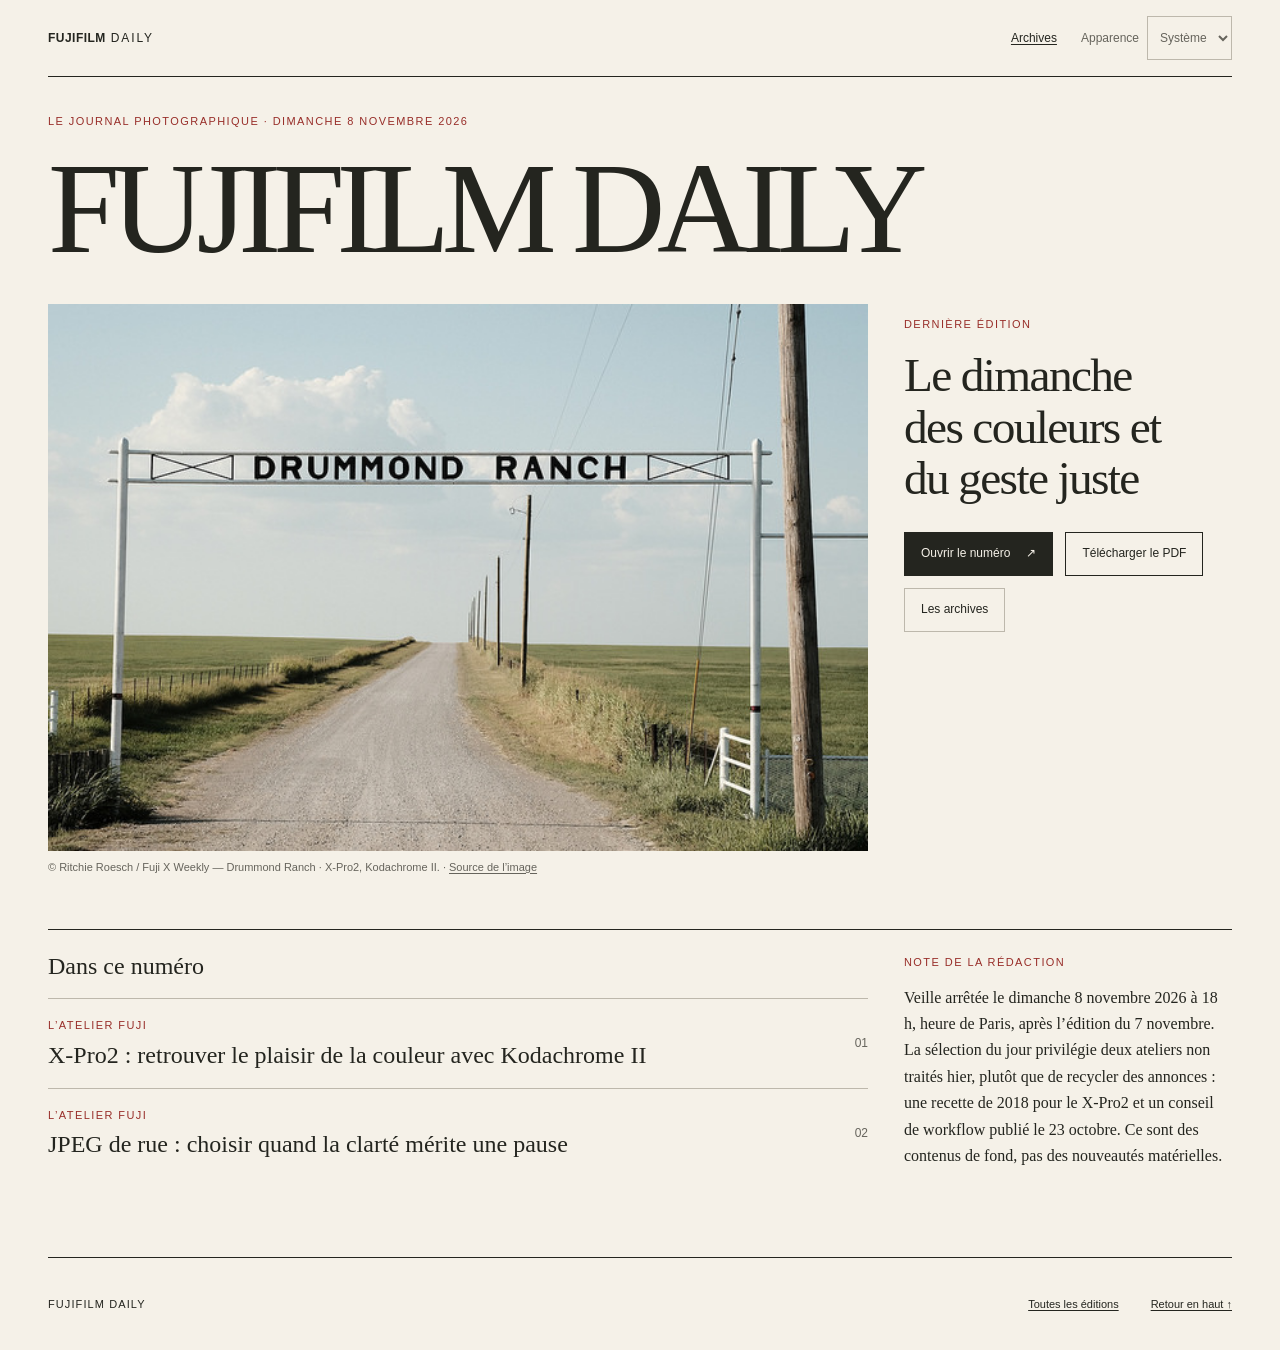
<file: index.html>
<!doctype html>
<html lang="fr"><head><meta charset="utf-8"><meta name="viewport" content="width=device-width, initial-scale=1">
<meta name="color-scheme" content="light dark"><meta name="description" content="Journal photographique FUJIFILM DAILY — éditions et sources.">
<title>FUJIFILM DAILY</title><link rel="stylesheet" href="assets/site.css?v=66d878153d04">
<script src="assets/site.js?v=d6dc9ee50110" defer></script></head>
<body>
<a class="skip-link" href="#main">Aller au contenu</a>
<header class="site-header"><a class="wordmark" href="index.html" aria-label="FUJIFILM DAILY, accueil">FUJIFILM <span>DAILY</span></a>
<nav aria-label="Navigation principale"><a href="archives/index.html">Archives</a>
<label class="theme-control" hidden>Apparence <select id="theme" aria-label="Apparence"><option value="system">Système</option><option value="light">Clair</option><option value="dark">Sombre</option></select></label></nav></header>
<main id="main" class="home"><div class="home-heading"><p class="eyebrow">Le journal photographique · <time datetime="2026-11-08">dimanche 8 novembre 2026</time></p><h1 class="masthead">FUJIFILM DAILY</h1></div>
<div class="cover-layout"><figure class="cover-image"><img src="assets/images/2026-11-08-kodachrome-ranch.jpg" alt="Drummond Ranch, à Pawhuska dans l’Oklahoma, photographié au Fujifilm X-Pro2 et au 60 mm avec la recette Kodachrome II." fetchpriority="high" decoding="async">
<figcaption>© Ritchie Roesch / Fuji X Weekly — Drummond Ranch · X-Pro2, Kodachrome II. · <a href="https://fujixweekly.com/2018/08/19/my-fujifilm-x-pro2-kodachrome-ii-film-simulation-recipe/">Source de l’image</a></figcaption></figure><div class="cover-copy"><p class="eyebrow">Dernière édition</p><h2>Le dimanche des couleurs et du geste juste</h2><div class="actions"><a class="button primary" href="editions/2026-11-08/index.html">Ouvrir le numéro <span aria-hidden="true">↗</span></a><a class="button" href="pdf/2026-11-08.pdf" download="FUJIFILM-DAILY-2026-11-08.pdf">Télécharger le PDF</a><a class="button quiet" href="archives/index.html">Les archives</a></div></div></div>
<div class="home-discovery"><nav class="home-contents" aria-label="Sommaire du dernier numéro"><h2>Dans ce numéro</h2><ol><li><a href="editions/2026-11-08/index.html#xpro2-kodachrome-ii"><span class="toc-category">L’atelier Fuji</span><span>X-Pro2 : retrouver le plaisir de la couleur avec Kodachrome II</span><span class="toc-number" aria-hidden="true">01</span></a></li><li><a href="editions/2026-11-08/index.html#clarte-zero-rue"><span class="toc-category">L’atelier Fuji</span><span>JPEG de rue : choisir quand la clarté mérite une pause</span><span class="toc-number" aria-hidden="true">02</span></a></li></ol></nav><aside class="home-editorial"><p class="eyebrow">Note de la rédaction</p><p>Veille arrêtée le dimanche 8 novembre 2026 à 18 h, heure de Paris, après l’édition du 7 novembre. La sélection du jour privilégie deux ateliers non traités hier, plutôt que de recycler des annonces : une recette de 2018 pour le X-Pro2 et un conseil de workflow publié le 23 octobre. Ce sont des contenus de fond, pas des nouveautés matérielles.</p></aside></div></main>
<footer class="site-footer"><span>FUJIFILM DAILY</span><a href="archives/index.html">Toutes les éditions</a><a href="#main">Retour en haut ↑</a></footer>
</body></html>
</file>
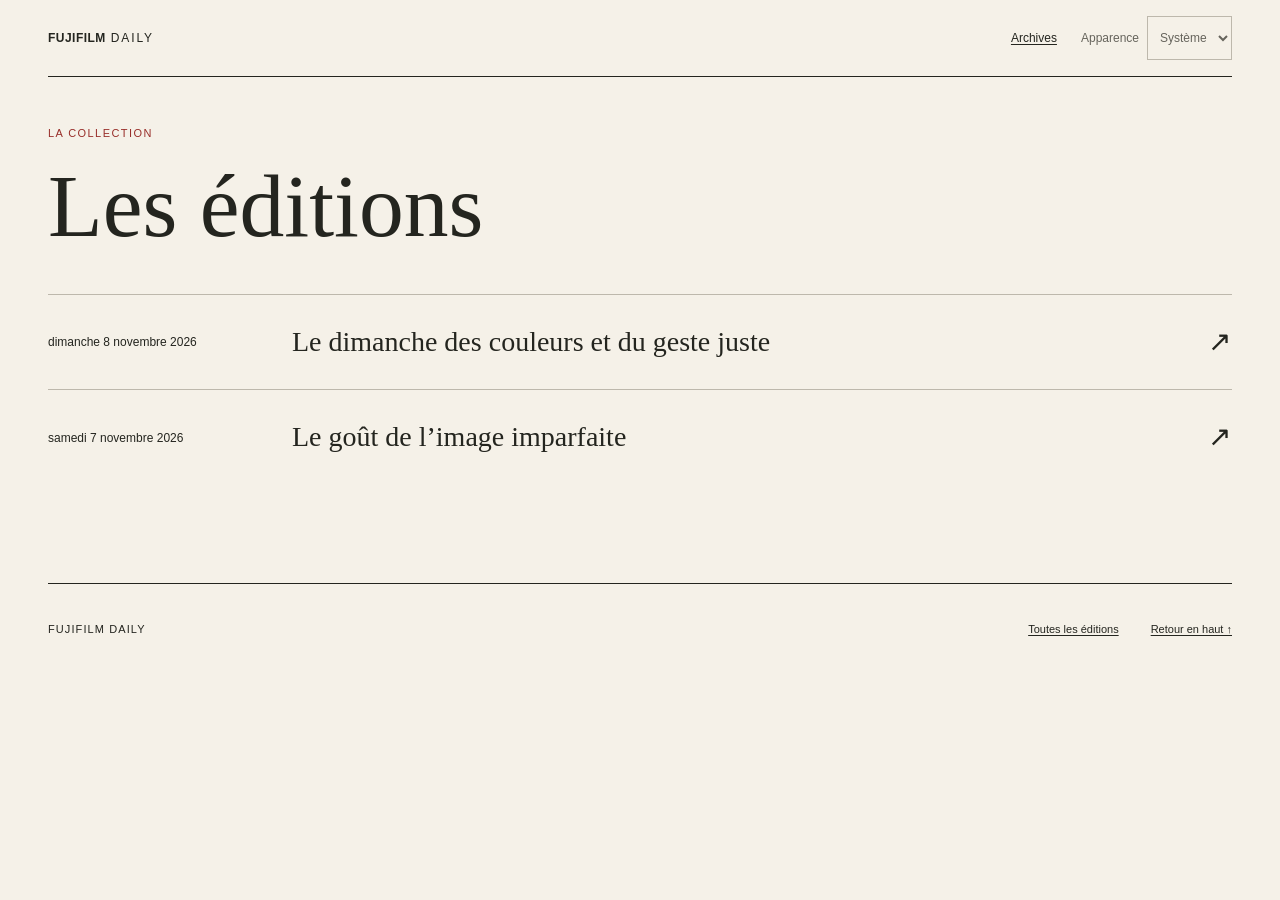
<file: archives/index.html>
<!doctype html>
<html lang="fr"><head><meta charset="utf-8"><meta name="viewport" content="width=device-width, initial-scale=1">
<meta name="color-scheme" content="light dark"><meta name="description" content="Journal photographique FUJIFILM DAILY — éditions et sources.">
<title>Archives — FUJIFILM DAILY</title><link rel="stylesheet" href="../assets/site.css?v=66d878153d04">
<script src="../assets/site.js?v=d6dc9ee50110" defer></script></head>
<body>
<a class="skip-link" href="#main">Aller au contenu</a>
<header class="site-header"><a class="wordmark" href="../index.html" aria-label="FUJIFILM DAILY, accueil">FUJIFILM <span>DAILY</span></a>
<nav aria-label="Navigation principale"><a href="../archives/index.html">Archives</a>
<label class="theme-control" hidden>Apparence <select id="theme" aria-label="Apparence"><option value="system">Système</option><option value="light">Clair</option><option value="dark">Sombre</option></select></label></nav></header>
<main id="main" class="archive"><p class="eyebrow">La collection</p><h1>Les éditions</h1><ol class="archive-list"><li><a href="../editions/2026-11-08/index.html"><time datetime="2026-11-08">dimanche 8 novembre 2026</time><span>Le dimanche des couleurs et du geste juste</span><span aria-hidden="true">↗</span></a></li><li><a href="../editions/2026-11-07/index.html"><time datetime="2026-11-07">samedi 7 novembre 2026</time><span>Le goût de l’image imparfaite</span><span aria-hidden="true">↗</span></a></li></ol></main>
<footer class="site-footer"><span>FUJIFILM DAILY</span><a href="../archives/index.html">Toutes les éditions</a><a href="#main">Retour en haut ↑</a></footer>
</body></html>
</file>
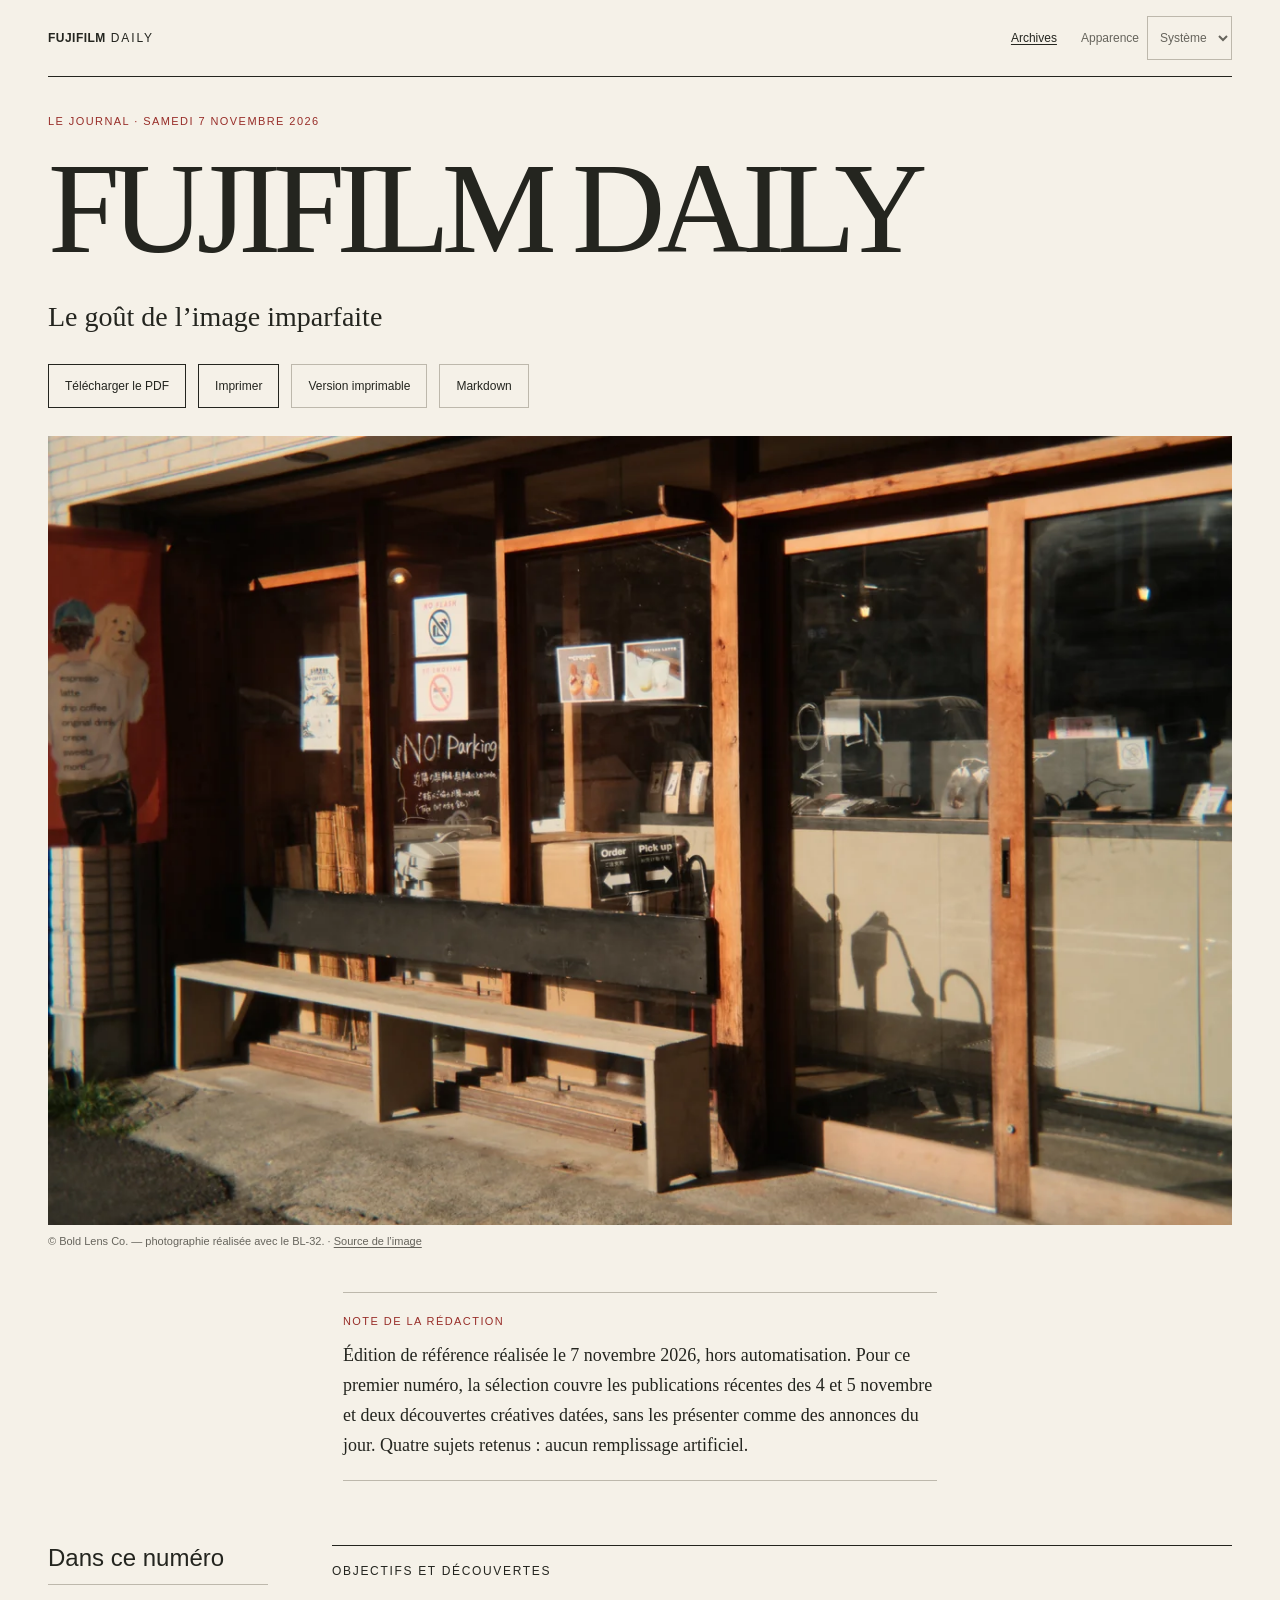
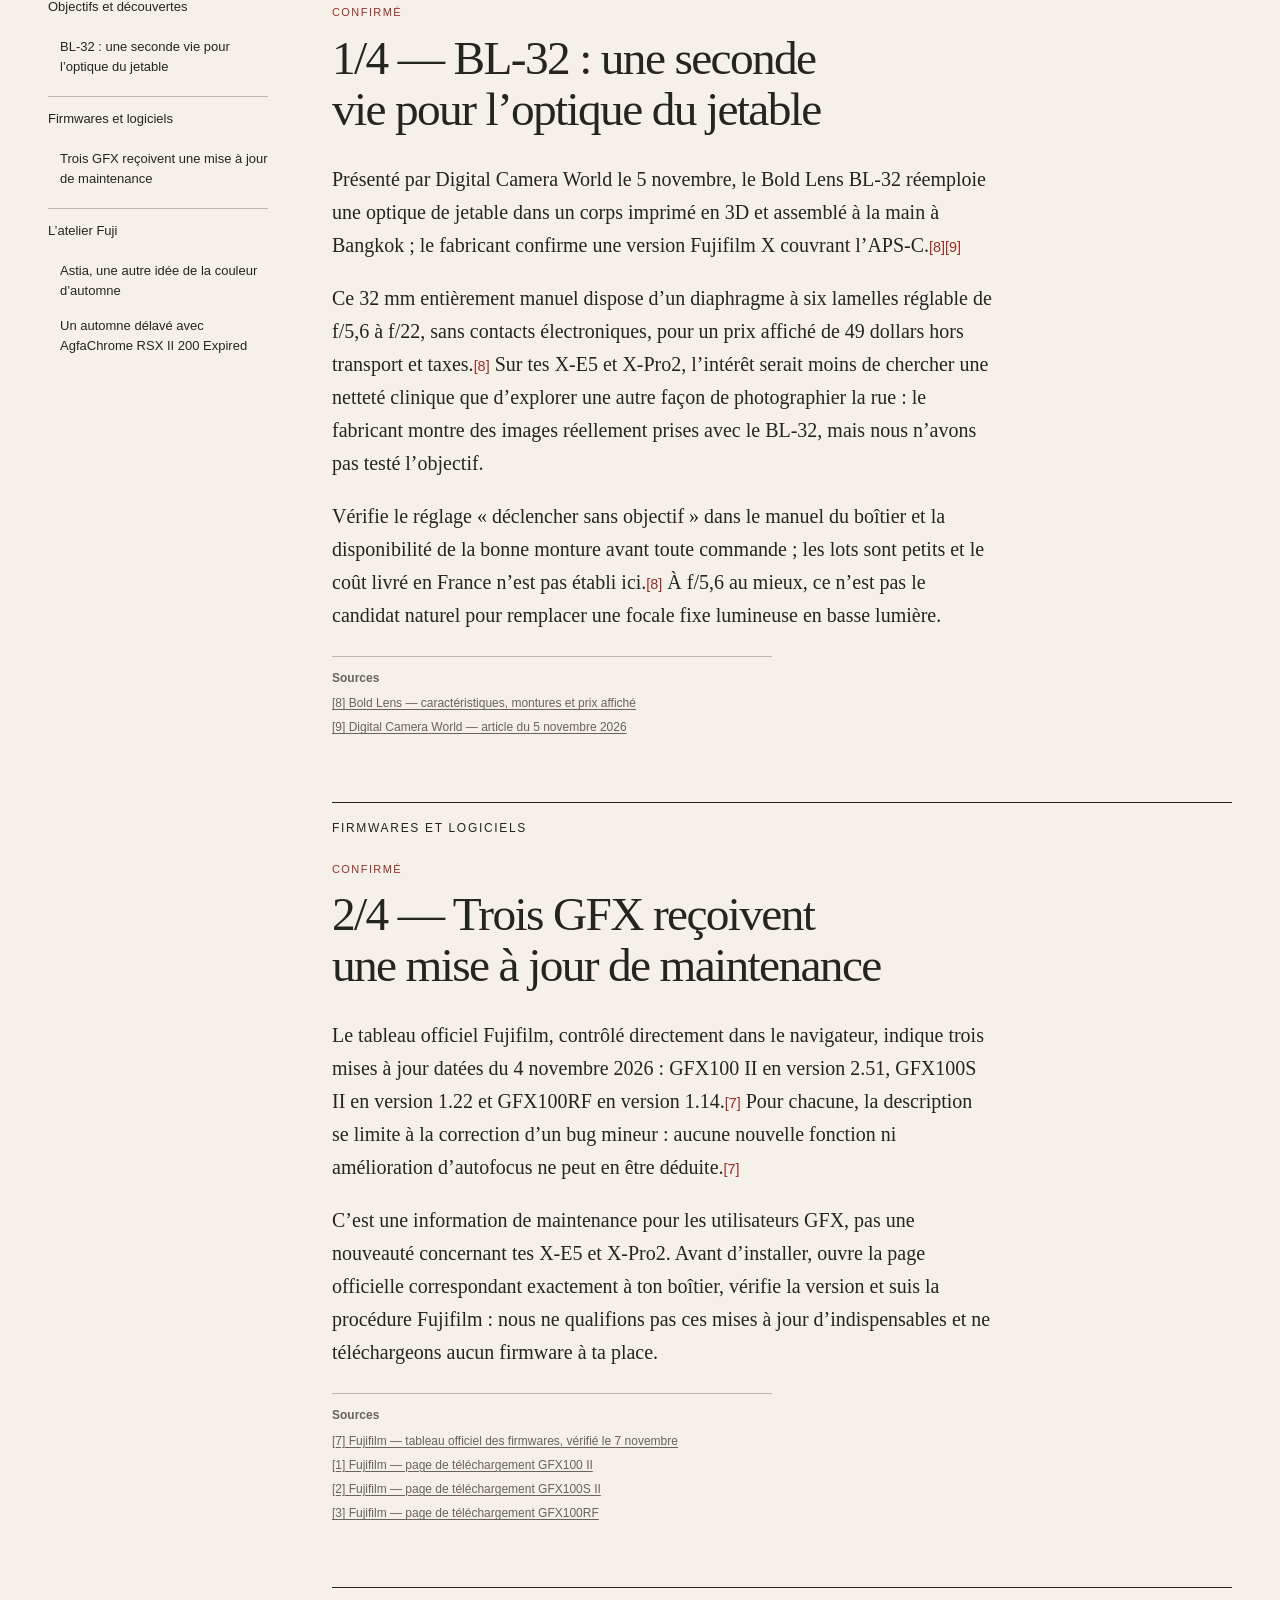
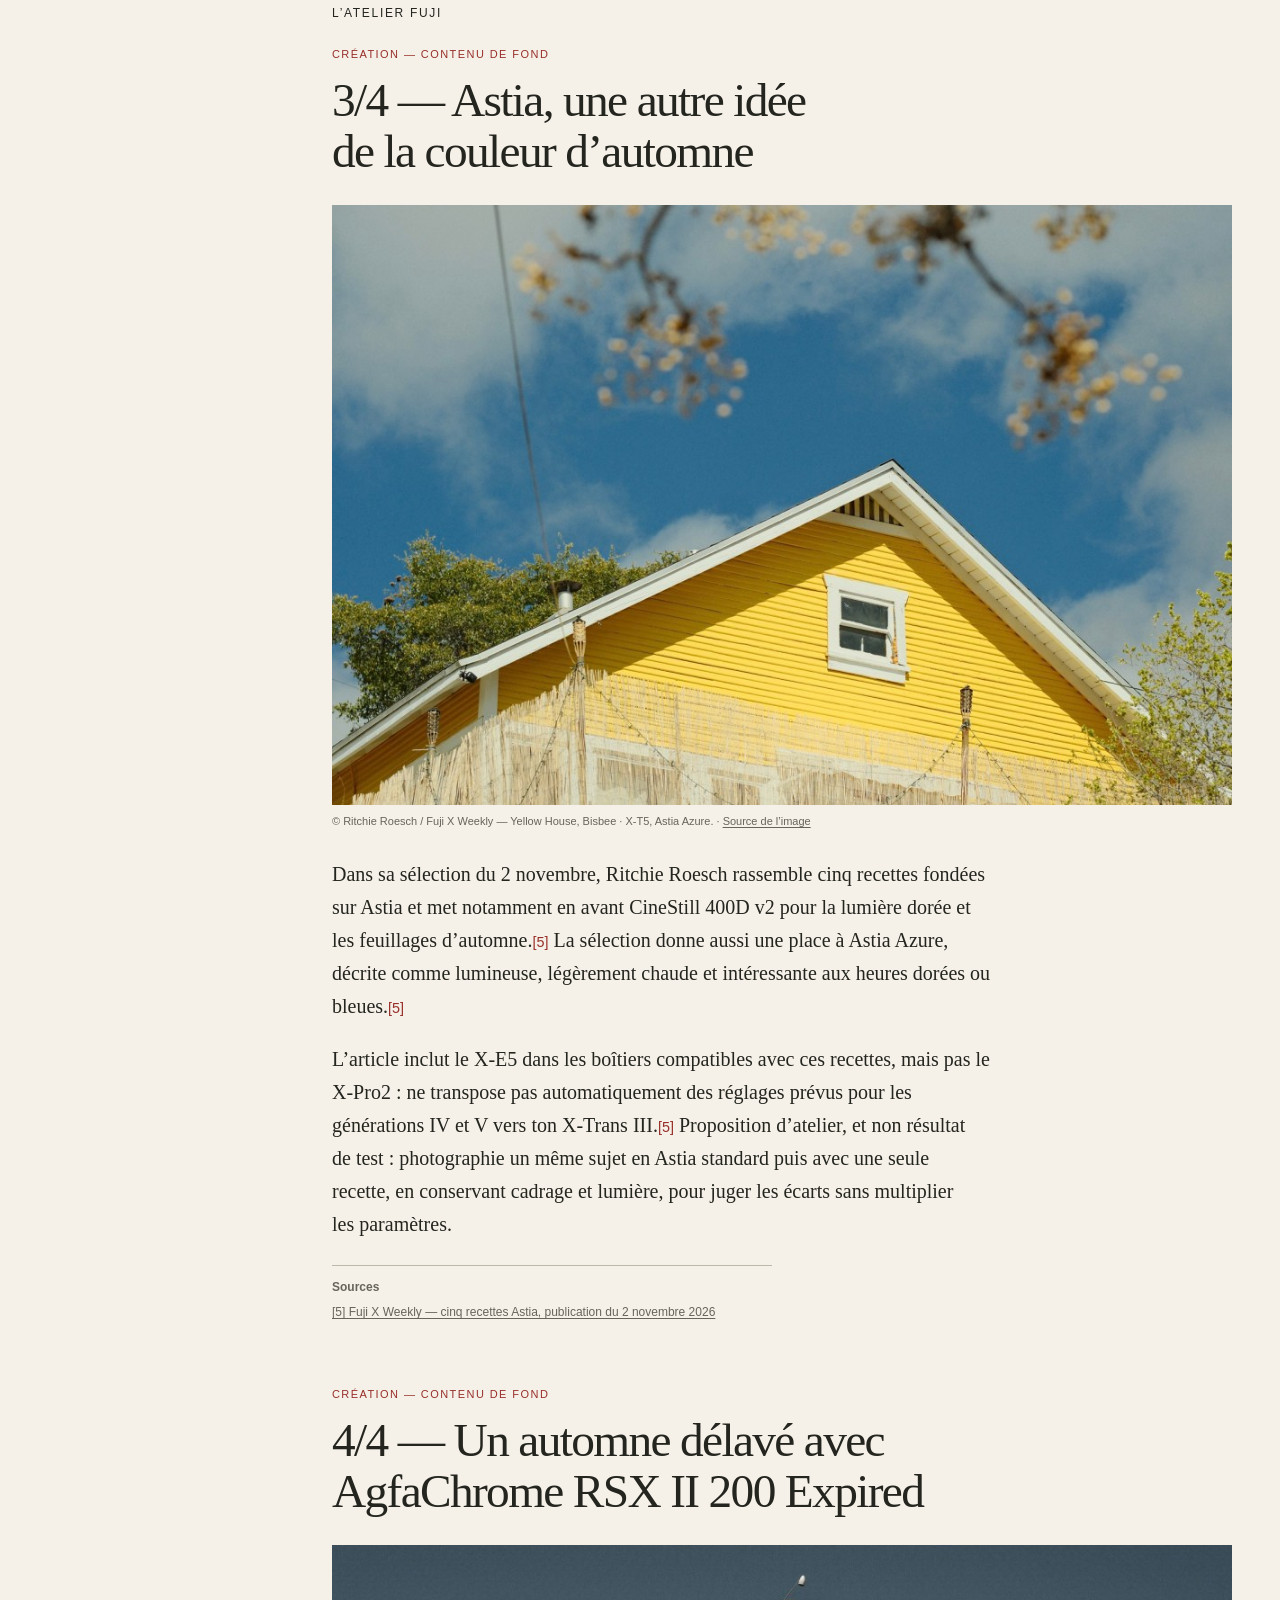
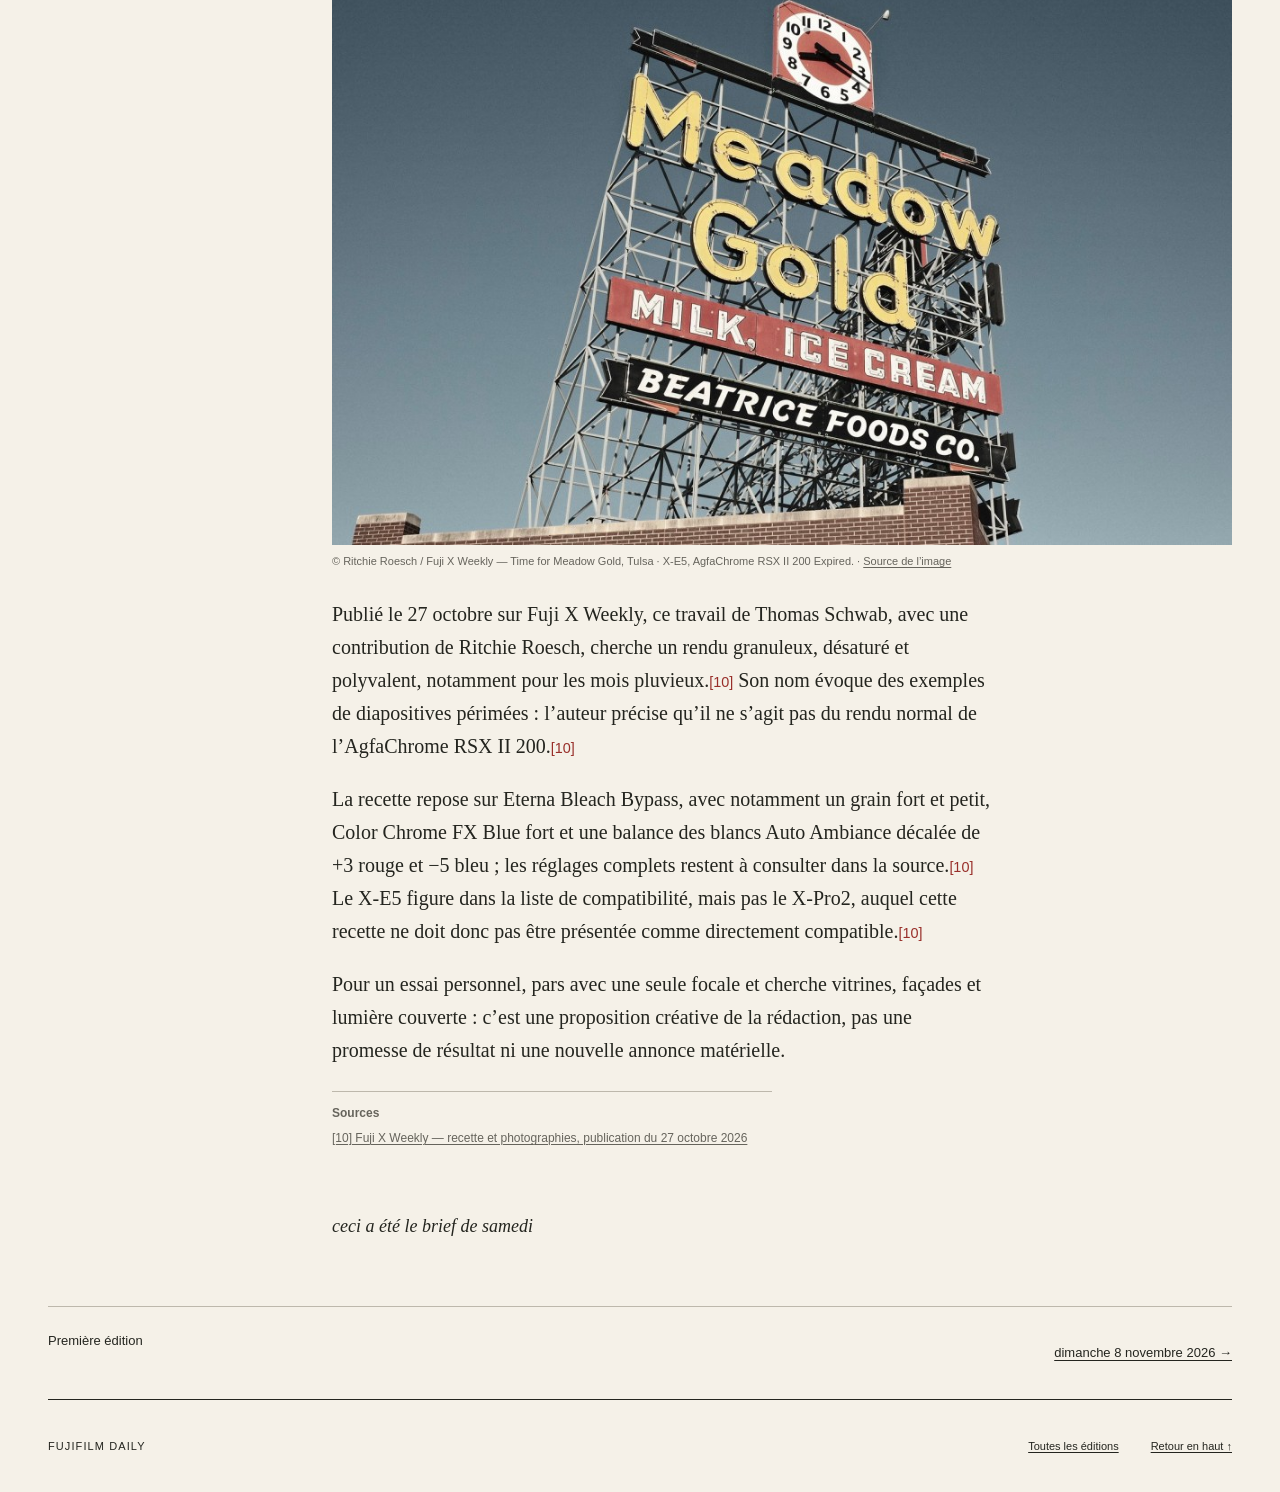
<file: editions/2026-11-07/index.html>
<!doctype html>
<html lang="fr"><head><meta charset="utf-8"><meta name="viewport" content="width=device-width, initial-scale=1">
<meta name="color-scheme" content="light dark"><meta name="description" content="Journal photographique FUJIFILM DAILY — éditions et sources.">
<title>FUJIFILM DAILY — samedi 7 novembre 2026</title><link rel="stylesheet" href="../../assets/site.css?v=66d878153d04">
<script src="../../assets/site.js?v=d6dc9ee50110" defer></script></head>
<body>
<a class="skip-link" href="#main">Aller au contenu</a>
<header class="site-header"><a class="wordmark" href="../../index.html" aria-label="FUJIFILM DAILY, accueil">FUJIFILM <span>DAILY</span></a>
<nav aria-label="Navigation principale"><a href="../../archives/index.html">Archives</a>
<label class="theme-control" hidden>Apparence <select id="theme" aria-label="Apparence"><option value="system">Système</option><option value="light">Clair</option><option value="dark">Sombre</option></select></label></nav></header>
<main id="main">
<div class="edition-heading"><p class="eyebrow">Le journal · <time datetime="2026-11-07">samedi 7 novembre 2026</time></p>
<h1 class="masthead">FUJIFILM DAILY</h1><p class="subtitle">Le goût de l’image imparfaite</p><div class="actions"><a class="button" href="../../pdf/2026-11-07.pdf" download="FUJIFILM-DAILY-2026-11-07.pdf">Télécharger le PDF</a><button type="button" data-print hidden>Imprimer</button><a class="button quiet" href="print.html">Version imprimable</a><a class="button quiet" href="index.md" download>Markdown</a></div></div>
<figure class="cover-image"><img src="../../assets/images/bl32-cafe.webp" alt="Devanture de café photographiée avec l’objectif Bold Lens BL-32 : un exemple du rendu de cette optique récupérée." fetchpriority="high" decoding="async">
<figcaption>© Bold Lens Co. — photographie réalisée avec le BL-32. · <a href="https://boldlens.co/">Source de l’image</a></figcaption></figure>
<div class="editorial"><p class="eyebrow">Note de la rédaction</p><p>Édition de référence réalisée le 7 novembre 2026, hors automatisation. Pour ce premier numéro, la sélection couvre les publications récentes des 4 et 5 novembre et deux découvertes créatives datées, sans les présenter comme des annonces du jour. Quatre sujets retenus : aucun remplissage artificiel.</p></div>
<div class="reading-layout"><nav class="contents" aria-label="Sommaire"><h2>Dans ce numéro</h2><ol><li><a href="#rubrique-1">Objectifs et découvertes</a><ol><li><a href="#bold-lens-bl32">BL-32 : une seconde vie pour l’optique du jetable</a></li></ol></li><li><a href="#rubrique-2">Firmwares et logiciels</a><ol><li><a href="#gfx-firmwares-novembre">Trois GFX reçoivent une mise à jour de maintenance</a></li></ol></li><li><a href="#rubrique-3">L’atelier Fuji</a><ol><li><a href="#atelier-astia">Astia, une autre idée de la couleur d’automne</a></li><li><a href="#atelier-agfachrome">Un automne délavé avec AgfaChrome RSX II 200 Expired</a></li></ol></li></ol></nav>
<div class="stories"><section class="rubric" aria-labelledby="rubrique-1"><h2 id="rubrique-1" class="rubric-title">Objectifs et découvertes</h2><article class="story" id="bold-lens-bl32"><p class="status">Confirmé</p>
<h3>1/4 — BL-32 : une seconde vie pour l’optique du jetable</h3><div class="prose"><p>Présenté par Digital Camera World le 5 novembre, le Bold Lens BL-32 réemploie une optique de jetable dans un corps imprimé en 3D et assemblé à la main à Bangkok ; le fabricant confirme une version Fujifilm X couvrant l’APS-C.<a class="citation" href="https://boldlens.co/" aria-label="Source 8 : Bold Lens — caractéristiques, montures et prix affiché" aria-describedby="source-bold-lens-bl32-8">[8]</a><a class="citation" href="https://www.digitalcameraworld.com/cameras/lenses/made-from-a-smashed-disposable-camera-this-cheap-mirrorless-lens-still-has-an-adjustable-aperture-and-comes-in-multiple-mounts" aria-label="Source 9 : Digital Camera World — article du 5 novembre 2026" aria-describedby="source-bold-lens-bl32-9">[9]</a></p><p>Ce 32 mm entièrement manuel dispose d’un diaphragme à six lamelles réglable de f/5,6 à f/22, sans contacts électroniques, pour un prix affiché de 49 dollars hors transport et taxes.<a class="citation" href="https://boldlens.co/" aria-label="Source 8 : Bold Lens — caractéristiques, montures et prix affiché" aria-describedby="source-bold-lens-bl32-8">[8]</a> Sur tes X-E5 et X-Pro2, l’intérêt serait moins de chercher une netteté clinique que d’explorer une autre façon de photographier la rue : le fabricant montre des images réellement prises avec le BL-32, mais nous n’avons pas testé l’objectif.</p><p>Vérifie le réglage « déclencher sans objectif » dans le manuel du boîtier et la disponibilité de la bonne monture avant toute commande ; les lots sont petits et le coût livré en France n’est pas établi ici.<a class="citation" href="https://boldlens.co/" aria-label="Source 8 : Bold Lens — caractéristiques, montures et prix affiché" aria-describedby="source-bold-lens-bl32-8">[8]</a> À f/5,6 au mieux, ce n’est pas le candidat naturel pour remplacer une focale fixe lumineuse en basse lumière.</p></div>
<aside class="sources" aria-label="Sources de l’article"><h4>Sources</h4><ul><li id="source-bold-lens-bl32-8"><a href="https://boldlens.co/">[8] Bold Lens — caractéristiques, montures et prix affiché</a></li><li id="source-bold-lens-bl32-9"><a href="https://www.digitalcameraworld.com/cameras/lenses/made-from-a-smashed-disposable-camera-this-cheap-mirrorless-lens-still-has-an-adjustable-aperture-and-comes-in-multiple-mounts">[9] Digital Camera World — article du 5 novembre 2026</a></li></ul></aside></article></section><section class="rubric" aria-labelledby="rubrique-2"><h2 id="rubrique-2" class="rubric-title">Firmwares et logiciels</h2><article class="story" id="gfx-firmwares-novembre"><p class="status">Confirmé</p>
<h3>2/4 — Trois GFX reçoivent une mise à jour de maintenance</h3><div class="prose"><p>Le tableau officiel Fujifilm, contrôlé directement dans le navigateur, indique trois mises à jour datées du 4 novembre 2026 : GFX100 II en version 2.51, GFX100S II en version 1.22 et GFX100RF en version 1.14.<a class="citation" href="https://www.fujifilm-x.com/global/support/download/firmware/cameras/" aria-label="Source 7 : Fujifilm — tableau officiel des firmwares, vérifié le 7 novembre" aria-describedby="source-gfx-firmwares-novembre-7">[7]</a> Pour chacune, la description se limite à la correction d’un bug mineur : aucune nouvelle fonction ni amélioration d’autofocus ne peut en être déduite.<a class="citation" href="https://www.fujifilm-x.com/global/support/download/firmware/cameras/" aria-label="Source 7 : Fujifilm — tableau officiel des firmwares, vérifié le 7 novembre" aria-describedby="source-gfx-firmwares-novembre-7">[7]</a></p><p>C’est une information de maintenance pour les utilisateurs GFX, pas une nouveauté concernant tes X-E5 et X-Pro2. Avant d’installer, ouvre la page officielle correspondant exactement à ton boîtier, vérifie la version et suis la procédure Fujifilm : nous ne qualifions pas ces mises à jour d’indispensables et ne téléchargeons aucun firmware à ta place.</p></div>
<aside class="sources" aria-label="Sources de l’article"><h4>Sources</h4><ul><li id="source-gfx-firmwares-novembre-7"><a href="https://www.fujifilm-x.com/global/support/download/firmware/cameras/">[7] Fujifilm — tableau officiel des firmwares, vérifié le 7 novembre</a></li><li id="source-gfx-firmwares-novembre-1"><a href="https://www.fujifilm-x.com/global/support/download/firmware/cameras/gfx100-ii/">[1] Fujifilm — page de téléchargement GFX100 II</a></li><li id="source-gfx-firmwares-novembre-2"><a href="https://www.fujifilm-x.com/global/support/download/firmware/cameras/gfx100s-ii/">[2] Fujifilm — page de téléchargement GFX100S II</a></li><li id="source-gfx-firmwares-novembre-3"><a href="https://www.fujifilm-x.com/global/support/download/firmware/cameras/gfx100rf/">[3] Fujifilm — page de téléchargement GFX100RF</a></li></ul></aside></article></section><section class="rubric" aria-labelledby="rubrique-3"><h2 id="rubrique-3" class="rubric-title">L’atelier Fuji</h2><article class="story" id="atelier-astia"><p class="status">Création — contenu de fond</p>
<h3>3/4 — Astia, une autre idée de la couleur d’automne</h3><figure class="article-image"><img src="../../assets/images/astia-azure.jpg" alt="Yellow House, à Bisbee en Arizona, photographiée au Fujifilm X-T5 avec la recette Astia Azure." loading="lazy" decoding="async">
<figcaption>© Ritchie Roesch / Fuji X Weekly — Yellow House, Bisbee · X-T5, Astia Azure. · <a href="https://fujixweekly.com/2026/11/02/5-must-try-astia-recipes/">Source de l’image</a></figcaption></figure><div class="prose"><p>Dans sa sélection du 2 novembre, Ritchie Roesch rassemble cinq recettes fondées sur Astia et met notamment en avant CineStill 400D v2 pour la lumière dorée et les feuillages d’automne.<a class="citation" href="https://fujixweekly.com/2026/11/02/5-must-try-astia-recipes/" aria-label="Source 5 : Fuji X Weekly — cinq recettes Astia, publication du 2 novembre 2026" aria-describedby="source-atelier-astia-5">[5]</a> La sélection donne aussi une place à Astia Azure, décrite comme lumineuse, légèrement chaude et intéressante aux heures dorées ou bleues.<a class="citation" href="https://fujixweekly.com/2026/11/02/5-must-try-astia-recipes/" aria-label="Source 5 : Fuji X Weekly — cinq recettes Astia, publication du 2 novembre 2026" aria-describedby="source-atelier-astia-5">[5]</a></p><p>L’article inclut le X-E5 dans les boîtiers compatibles avec ces recettes, mais pas le X-Pro2 : ne transpose pas automatiquement des réglages prévus pour les générations IV et V vers ton X-Trans III.<a class="citation" href="https://fujixweekly.com/2026/11/02/5-must-try-astia-recipes/" aria-label="Source 5 : Fuji X Weekly — cinq recettes Astia, publication du 2 novembre 2026" aria-describedby="source-atelier-astia-5">[5]</a> Proposition d’atelier, et non résultat de test : photographie un même sujet en Astia standard puis avec une seule recette, en conservant cadrage et lumière, pour juger les écarts sans multiplier les paramètres.</p></div>
<aside class="sources" aria-label="Sources de l’article"><h4>Sources</h4><ul><li id="source-atelier-astia-5"><a href="https://fujixweekly.com/2026/11/02/5-must-try-astia-recipes/">[5] Fuji X Weekly — cinq recettes Astia, publication du 2 novembre 2026</a></li></ul></aside></article><article class="story" id="atelier-agfachrome"><p class="status">Création — contenu de fond</p>
<h3>4/4 — Un automne délavé avec AgfaChrome RSX II 200 Expired</h3><figure class="article-image"><img src="../../assets/images/agfa-meadow.jpg" alt="Time for Meadow Gold, à Tulsa en Oklahoma, photographiée au Fujifilm X-E5 avec la recette AgfaChrome RSX II 200 Expired." loading="lazy" decoding="async">
<figcaption>© Ritchie Roesch / Fuji X Weekly — Time for Meadow Gold, Tulsa · X-E5, AgfaChrome RSX II 200 Expired. · <a href="https://fujixweekly.com/2026/10/27/agfachrome-rsx-ii-200-expired-a-film-simulation-recipe-for-5th-gen-fujifilm-cameras/">Source de l’image</a></figcaption></figure><div class="prose"><p>Publié le 27 octobre sur Fuji X Weekly, ce travail de Thomas Schwab, avec une contribution de Ritchie Roesch, cherche un rendu granuleux, désaturé et polyvalent, notamment pour les mois pluvieux.<a class="citation" href="https://fujixweekly.com/2026/10/27/agfachrome-rsx-ii-200-expired-a-film-simulation-recipe-for-5th-gen-fujifilm-cameras/" aria-label="Source 10 : Fuji X Weekly — recette et photographies, publication du 27 octobre 2026" aria-describedby="source-atelier-agfachrome-10">[10]</a> Son nom évoque des exemples de diapositives périmées : l’auteur précise qu’il ne s’agit pas du rendu normal de l’AgfaChrome RSX II 200.<a class="citation" href="https://fujixweekly.com/2026/10/27/agfachrome-rsx-ii-200-expired-a-film-simulation-recipe-for-5th-gen-fujifilm-cameras/" aria-label="Source 10 : Fuji X Weekly — recette et photographies, publication du 27 octobre 2026" aria-describedby="source-atelier-agfachrome-10">[10]</a></p><p>La recette repose sur Eterna Bleach Bypass, avec notamment un grain fort et petit, Color Chrome FX Blue fort et une balance des blancs Auto Ambiance décalée de +3 rouge et −5 bleu ; les réglages complets restent à consulter dans la source.<a class="citation" href="https://fujixweekly.com/2026/10/27/agfachrome-rsx-ii-200-expired-a-film-simulation-recipe-for-5th-gen-fujifilm-cameras/" aria-label="Source 10 : Fuji X Weekly — recette et photographies, publication du 27 octobre 2026" aria-describedby="source-atelier-agfachrome-10">[10]</a> Le X-E5 figure dans la liste de compatibilité, mais pas le X-Pro2, auquel cette recette ne doit donc pas être présentée comme directement compatible.<a class="citation" href="https://fujixweekly.com/2026/10/27/agfachrome-rsx-ii-200-expired-a-film-simulation-recipe-for-5th-gen-fujifilm-cameras/" aria-label="Source 10 : Fuji X Weekly — recette et photographies, publication du 27 octobre 2026" aria-describedby="source-atelier-agfachrome-10">[10]</a></p><p>Pour un essai personnel, pars avec une seule focale et cherche vitrines, façades et lumière couverte : c’est une proposition créative de la rédaction, pas une promesse de résultat ni une nouvelle annonce matérielle.</p></div>
<aside class="sources" aria-label="Sources de l’article"><h4>Sources</h4><ul><li id="source-atelier-agfachrome-10"><a href="https://fujixweekly.com/2026/10/27/agfachrome-rsx-ii-200-expired-a-film-simulation-recipe-for-5th-gen-fujifilm-cameras/">[10] Fuji X Weekly — recette et photographies, publication du 27 octobre 2026</a></li></ul></aside></article></section><div class="closing"><p>ceci a été le brief de samedi</p></div></div></div>
<nav class="date-navigation" aria-label="Autres éditions"><span>Première édition</span><a rel="next" href="../2026-11-08/index.html">dimanche 8 novembre 2026 →</a></nav></main>
<footer class="site-footer"><span>FUJIFILM DAILY</span><a href="../../archives/index.html">Toutes les éditions</a><a href="#main">Retour en haut ↑</a></footer>
</body></html>
</file>
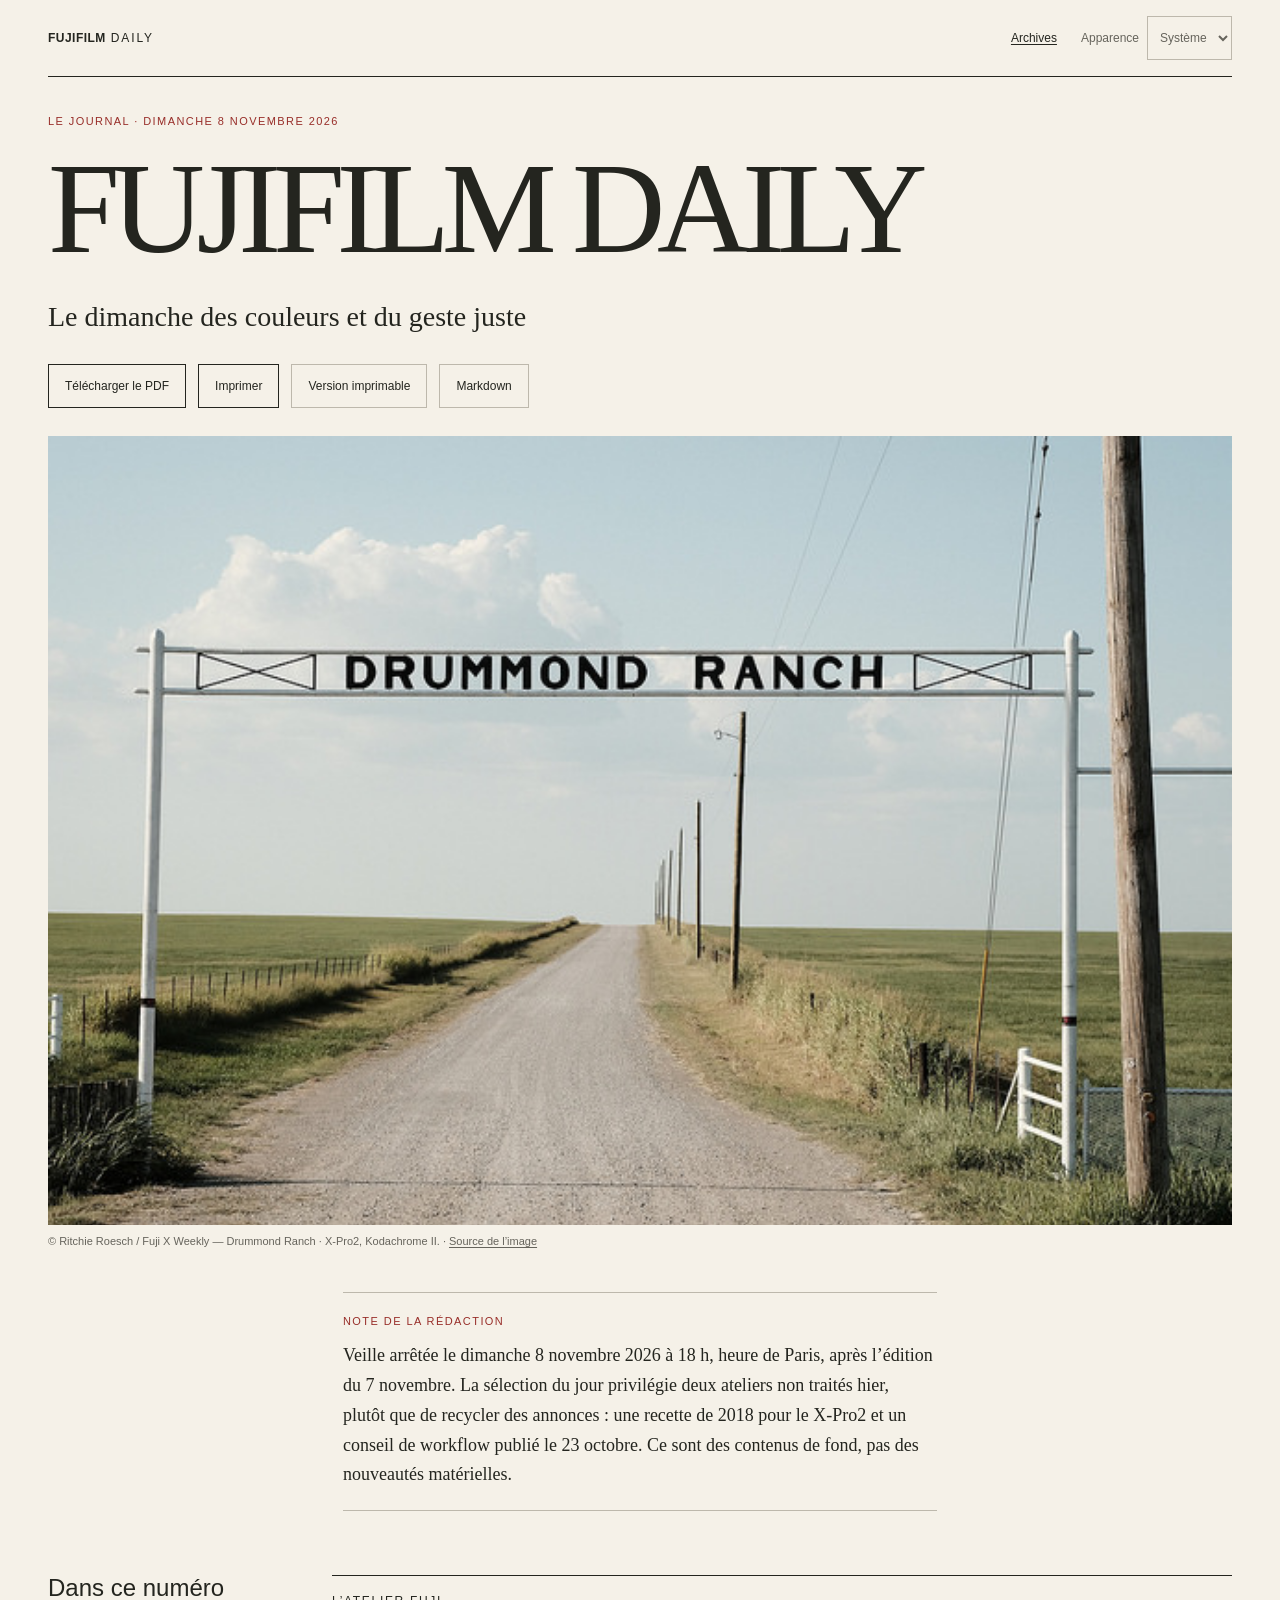
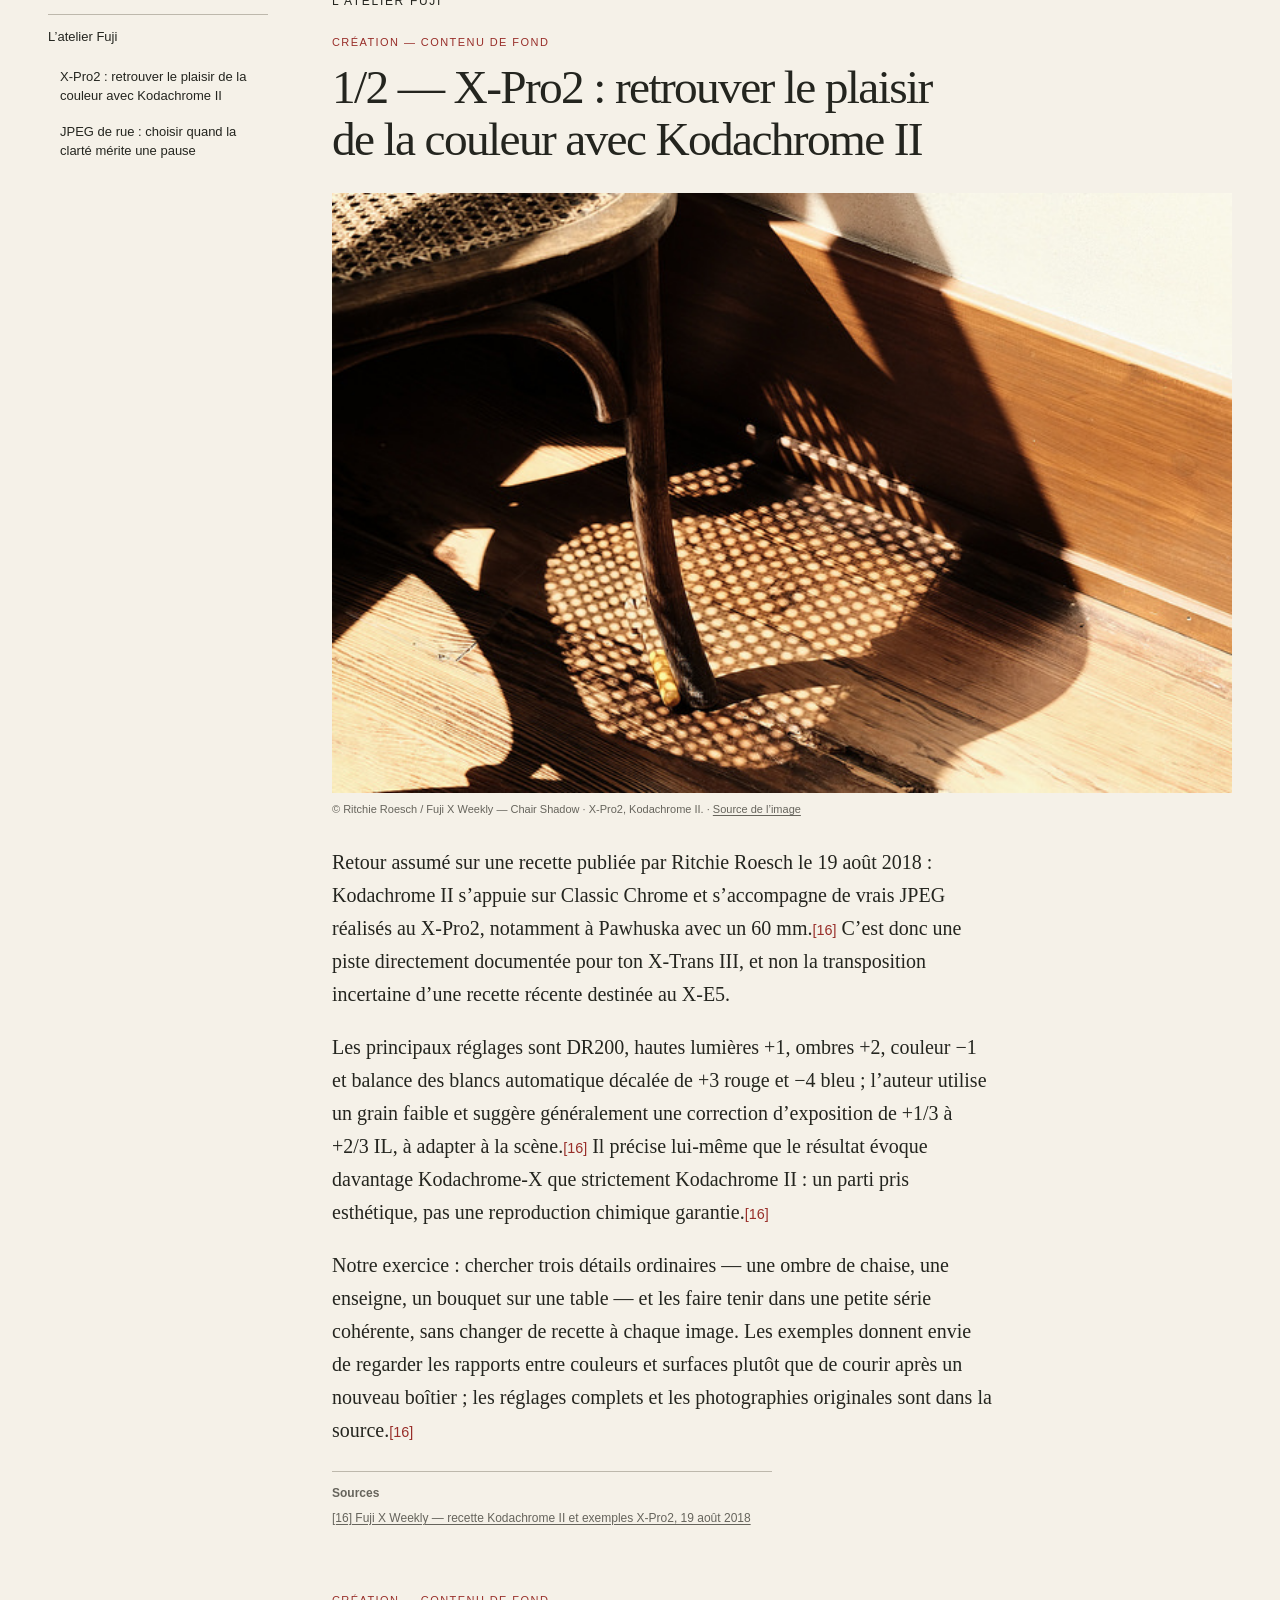
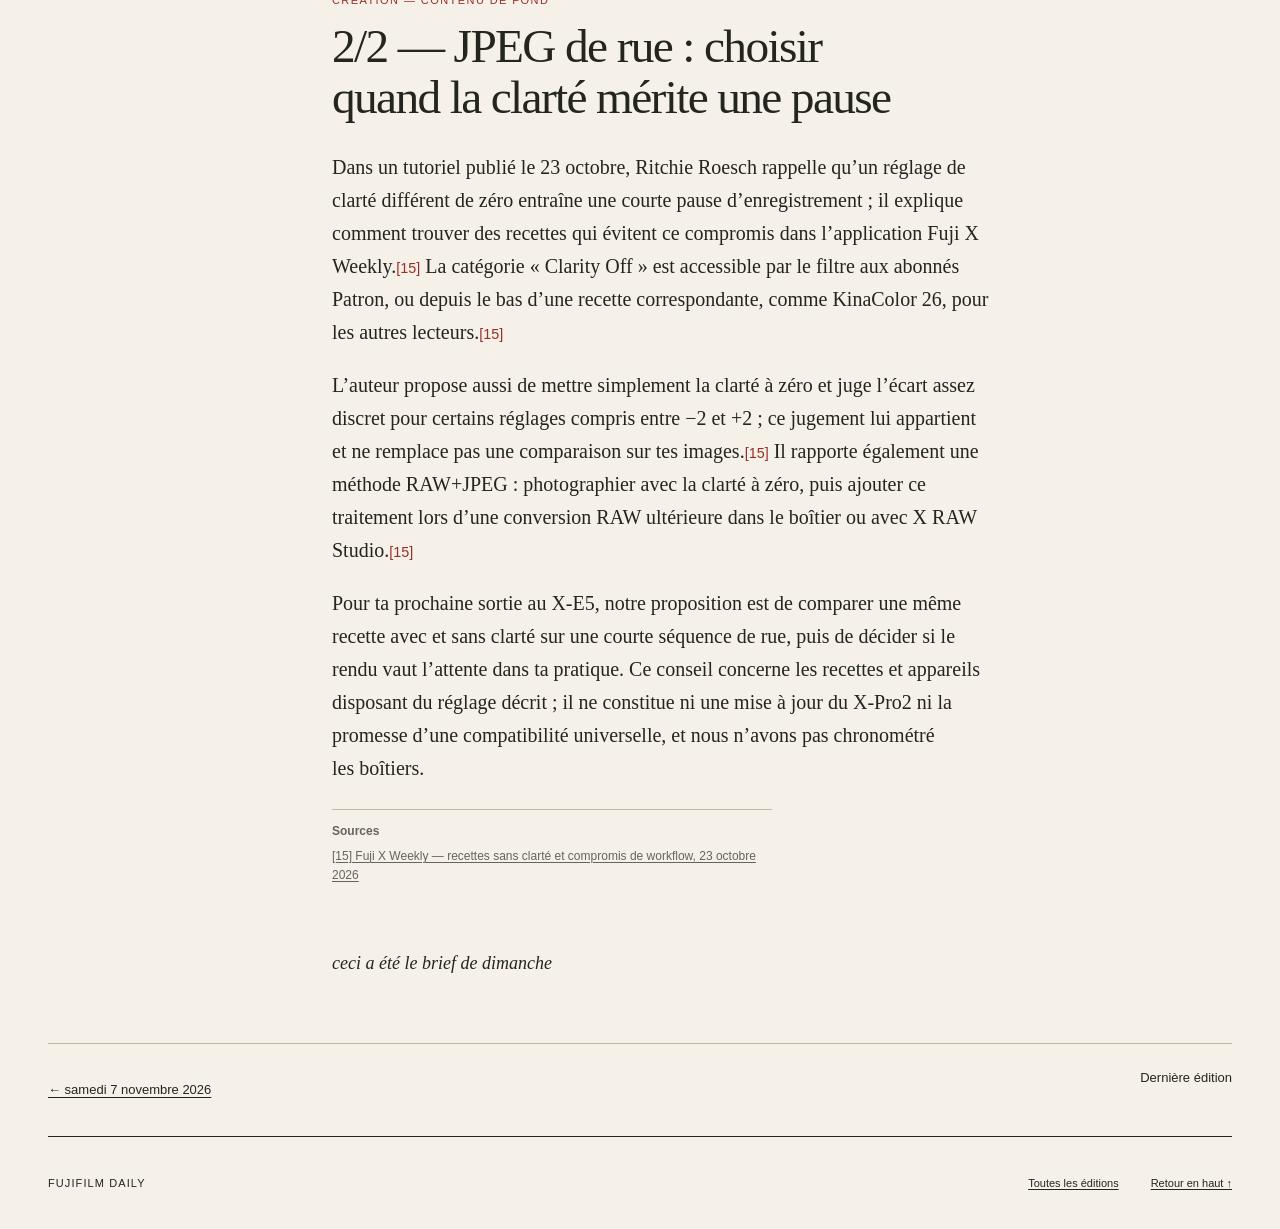
<file: editions/2026-11-08/index.html>
<!doctype html>
<html lang="fr"><head><meta charset="utf-8"><meta name="viewport" content="width=device-width, initial-scale=1">
<meta name="color-scheme" content="light dark"><meta name="description" content="Journal photographique FUJIFILM DAILY — éditions et sources.">
<title>FUJIFILM DAILY — dimanche 8 novembre 2026</title><link rel="stylesheet" href="../../assets/site.css?v=66d878153d04">
<script src="../../assets/site.js?v=d6dc9ee50110" defer></script></head>
<body>
<a class="skip-link" href="#main">Aller au contenu</a>
<header class="site-header"><a class="wordmark" href="../../index.html" aria-label="FUJIFILM DAILY, accueil">FUJIFILM <span>DAILY</span></a>
<nav aria-label="Navigation principale"><a href="../../archives/index.html">Archives</a>
<label class="theme-control" hidden>Apparence <select id="theme" aria-label="Apparence"><option value="system">Système</option><option value="light">Clair</option><option value="dark">Sombre</option></select></label></nav></header>
<main id="main">
<div class="edition-heading"><p class="eyebrow">Le journal · <time datetime="2026-11-08">dimanche 8 novembre 2026</time></p>
<h1 class="masthead">FUJIFILM DAILY</h1><p class="subtitle">Le dimanche des couleurs et du geste juste</p><div class="actions"><a class="button" href="../../pdf/2026-11-08.pdf" download="FUJIFILM-DAILY-2026-11-08.pdf">Télécharger le PDF</a><button type="button" data-print hidden>Imprimer</button><a class="button quiet" href="print.html">Version imprimable</a><a class="button quiet" href="index.md" download>Markdown</a></div></div>
<figure class="cover-image"><img src="../../assets/images/2026-11-08-kodachrome-ranch.jpg" alt="Drummond Ranch, à Pawhuska dans l’Oklahoma, photographié au Fujifilm X-Pro2 et au 60 mm avec la recette Kodachrome II." fetchpriority="high" decoding="async">
<figcaption>© Ritchie Roesch / Fuji X Weekly — Drummond Ranch · X-Pro2, Kodachrome II. · <a href="https://fujixweekly.com/2018/08/19/my-fujifilm-x-pro2-kodachrome-ii-film-simulation-recipe/">Source de l’image</a></figcaption></figure>
<div class="editorial"><p class="eyebrow">Note de la rédaction</p><p>Veille arrêtée le dimanche 8 novembre 2026 à 18 h, heure de Paris, après l’édition du 7 novembre. La sélection du jour privilégie deux ateliers non traités hier, plutôt que de recycler des annonces : une recette de 2018 pour le X-Pro2 et un conseil de workflow publié le 23 octobre. Ce sont des contenus de fond, pas des nouveautés matérielles.</p></div>
<div class="reading-layout"><nav class="contents" aria-label="Sommaire"><h2>Dans ce numéro</h2><ol><li><a href="#rubrique-1">L’atelier Fuji</a><ol><li><a href="#xpro2-kodachrome-ii">X-Pro2 : retrouver le plaisir de la couleur avec Kodachrome II</a></li><li><a href="#clarte-zero-rue">JPEG de rue : choisir quand la clarté mérite une pause</a></li></ol></li></ol></nav>
<div class="stories"><section class="rubric" aria-labelledby="rubrique-1"><h2 id="rubrique-1" class="rubric-title">L’atelier Fuji</h2><article class="story" id="xpro2-kodachrome-ii"><p class="status">Création — contenu de fond</p>
<h3>1/2 — X-Pro2 : retrouver le plaisir de la couleur avec Kodachrome II</h3><figure class="article-image"><img src="../../assets/images/2026-11-08-kodachrome-chair.jpg" alt="Chair Shadow, à Pawhuska dans l’Oklahoma : chaise et ombre photographiées avec la recette Kodachrome II au Fujifilm X-Pro2 et au 60 mm." loading="lazy" decoding="async">
<figcaption>© Ritchie Roesch / Fuji X Weekly — Chair Shadow · X-Pro2, Kodachrome II. · <a href="https://fujixweekly.com/2018/08/19/my-fujifilm-x-pro2-kodachrome-ii-film-simulation-recipe/">Source de l’image</a></figcaption></figure><div class="prose"><p>Retour assumé sur une recette publiée par Ritchie Roesch le 19 août 2018 : Kodachrome II s’appuie sur Classic Chrome et s’accompagne de vrais JPEG réalisés au X-Pro2, notamment à Pawhuska avec un 60 mm.<a class="citation" href="https://fujixweekly.com/2018/08/19/my-fujifilm-x-pro2-kodachrome-ii-film-simulation-recipe/" aria-label="Source 16 : Fuji X Weekly — recette Kodachrome II et exemples X-Pro2, 19 août 2018" aria-describedby="source-xpro2-kodachrome-ii-16">[16]</a> C’est donc une piste directement documentée pour ton X-Trans III, et non la transposition incertaine d’une recette récente destinée au X-E5.</p><p>Les principaux réglages sont DR200, hautes lumières +1, ombres +2, couleur −1 et balance des blancs automatique décalée de +3 rouge et −4 bleu ; l’auteur utilise un grain faible et suggère généralement une correction d’exposition de +1/3 à +2/3 IL, à adapter à la scène.<a class="citation" href="https://fujixweekly.com/2018/08/19/my-fujifilm-x-pro2-kodachrome-ii-film-simulation-recipe/" aria-label="Source 16 : Fuji X Weekly — recette Kodachrome II et exemples X-Pro2, 19 août 2018" aria-describedby="source-xpro2-kodachrome-ii-16">[16]</a> Il précise lui-même que le résultat évoque davantage Kodachrome-X que strictement Kodachrome II : un parti pris esthétique, pas une reproduction chimique garantie.<a class="citation" href="https://fujixweekly.com/2018/08/19/my-fujifilm-x-pro2-kodachrome-ii-film-simulation-recipe/" aria-label="Source 16 : Fuji X Weekly — recette Kodachrome II et exemples X-Pro2, 19 août 2018" aria-describedby="source-xpro2-kodachrome-ii-16">[16]</a></p><p>Notre exercice : chercher trois détails ordinaires — une ombre de chaise, une enseigne, un bouquet sur une table — et les faire tenir dans une petite série cohérente, sans changer de recette à chaque image. Les exemples donnent envie de regarder les rapports entre couleurs et surfaces plutôt que de courir après un nouveau boîtier ; les réglages complets et les photographies originales sont dans la source.<a class="citation" href="https://fujixweekly.com/2018/08/19/my-fujifilm-x-pro2-kodachrome-ii-film-simulation-recipe/" aria-label="Source 16 : Fuji X Weekly — recette Kodachrome II et exemples X-Pro2, 19 août 2018" aria-describedby="source-xpro2-kodachrome-ii-16">[16]</a></p></div>
<aside class="sources" aria-label="Sources de l’article"><h4>Sources</h4><ul><li id="source-xpro2-kodachrome-ii-16"><a href="https://fujixweekly.com/2018/08/19/my-fujifilm-x-pro2-kodachrome-ii-film-simulation-recipe/">[16] Fuji X Weekly — recette Kodachrome II et exemples X-Pro2, 19 août 2018</a></li></ul></aside></article><article class="story" id="clarte-zero-rue"><p class="status">Création — contenu de fond</p>
<h3>2/2 — JPEG de rue : choisir quand la clarté mérite une pause</h3><div class="prose"><p>Dans un tutoriel publié le 23 octobre, Ritchie Roesch rappelle qu’un réglage de clarté différent de zéro entraîne une courte pause d’enregistrement ; il explique comment trouver des recettes qui évitent ce compromis dans l’application Fuji X Weekly.<a class="citation" href="https://fujixweekly.com/2026/10/23/how-to-find-fujifilm-recipes-without-clarity/" aria-label="Source 15 : Fuji X Weekly — recettes sans clarté et compromis de workflow, 23 octobre 2026" aria-describedby="source-clarte-zero-rue-15">[15]</a> La catégorie « Clarity Off » est accessible par le filtre aux abonnés Patron, ou depuis le bas d’une recette correspondante, comme KinaColor 26, pour les autres lecteurs.<a class="citation" href="https://fujixweekly.com/2026/10/23/how-to-find-fujifilm-recipes-without-clarity/" aria-label="Source 15 : Fuji X Weekly — recettes sans clarté et compromis de workflow, 23 octobre 2026" aria-describedby="source-clarte-zero-rue-15">[15]</a></p><p>L’auteur propose aussi de mettre simplement la clarté à zéro et juge l’écart assez discret pour certains réglages compris entre −2 et +2 ; ce jugement lui appartient et ne remplace pas une comparaison sur tes images.<a class="citation" href="https://fujixweekly.com/2026/10/23/how-to-find-fujifilm-recipes-without-clarity/" aria-label="Source 15 : Fuji X Weekly — recettes sans clarté et compromis de workflow, 23 octobre 2026" aria-describedby="source-clarte-zero-rue-15">[15]</a> Il rapporte également une méthode RAW+JPEG : photographier avec la clarté à zéro, puis ajouter ce traitement lors d’une conversion RAW ultérieure dans le boîtier ou avec X RAW Studio.<a class="citation" href="https://fujixweekly.com/2026/10/23/how-to-find-fujifilm-recipes-without-clarity/" aria-label="Source 15 : Fuji X Weekly — recettes sans clarté et compromis de workflow, 23 octobre 2026" aria-describedby="source-clarte-zero-rue-15">[15]</a></p><p>Pour ta prochaine sortie au X-E5, notre proposition est de comparer une même recette avec et sans clarté sur une courte séquence de rue, puis de décider si le rendu vaut l’attente dans ta pratique. Ce conseil concerne les recettes et appareils disposant du réglage décrit ; il ne constitue ni une mise à jour du X-Pro2 ni la promesse d’une compatibilité universelle, et nous n’avons pas chronométré les boîtiers.</p></div>
<aside class="sources" aria-label="Sources de l’article"><h4>Sources</h4><ul><li id="source-clarte-zero-rue-15"><a href="https://fujixweekly.com/2026/10/23/how-to-find-fujifilm-recipes-without-clarity/">[15] Fuji X Weekly — recettes sans clarté et compromis de workflow, 23 octobre 2026</a></li></ul></aside></article></section><div class="closing"><p>ceci a été le brief de dimanche</p></div></div></div>
<nav class="date-navigation" aria-label="Autres éditions"><a rel="prev" href="../2026-11-07/index.html">← samedi 7 novembre 2026</a><span>Dernière édition</span></nav></main>
<footer class="site-footer"><span>FUJIFILM DAILY</span><a href="../../archives/index.html">Toutes les éditions</a><a href="#main">Retour en haut ↑</a></footer>
</body></html>
</file>
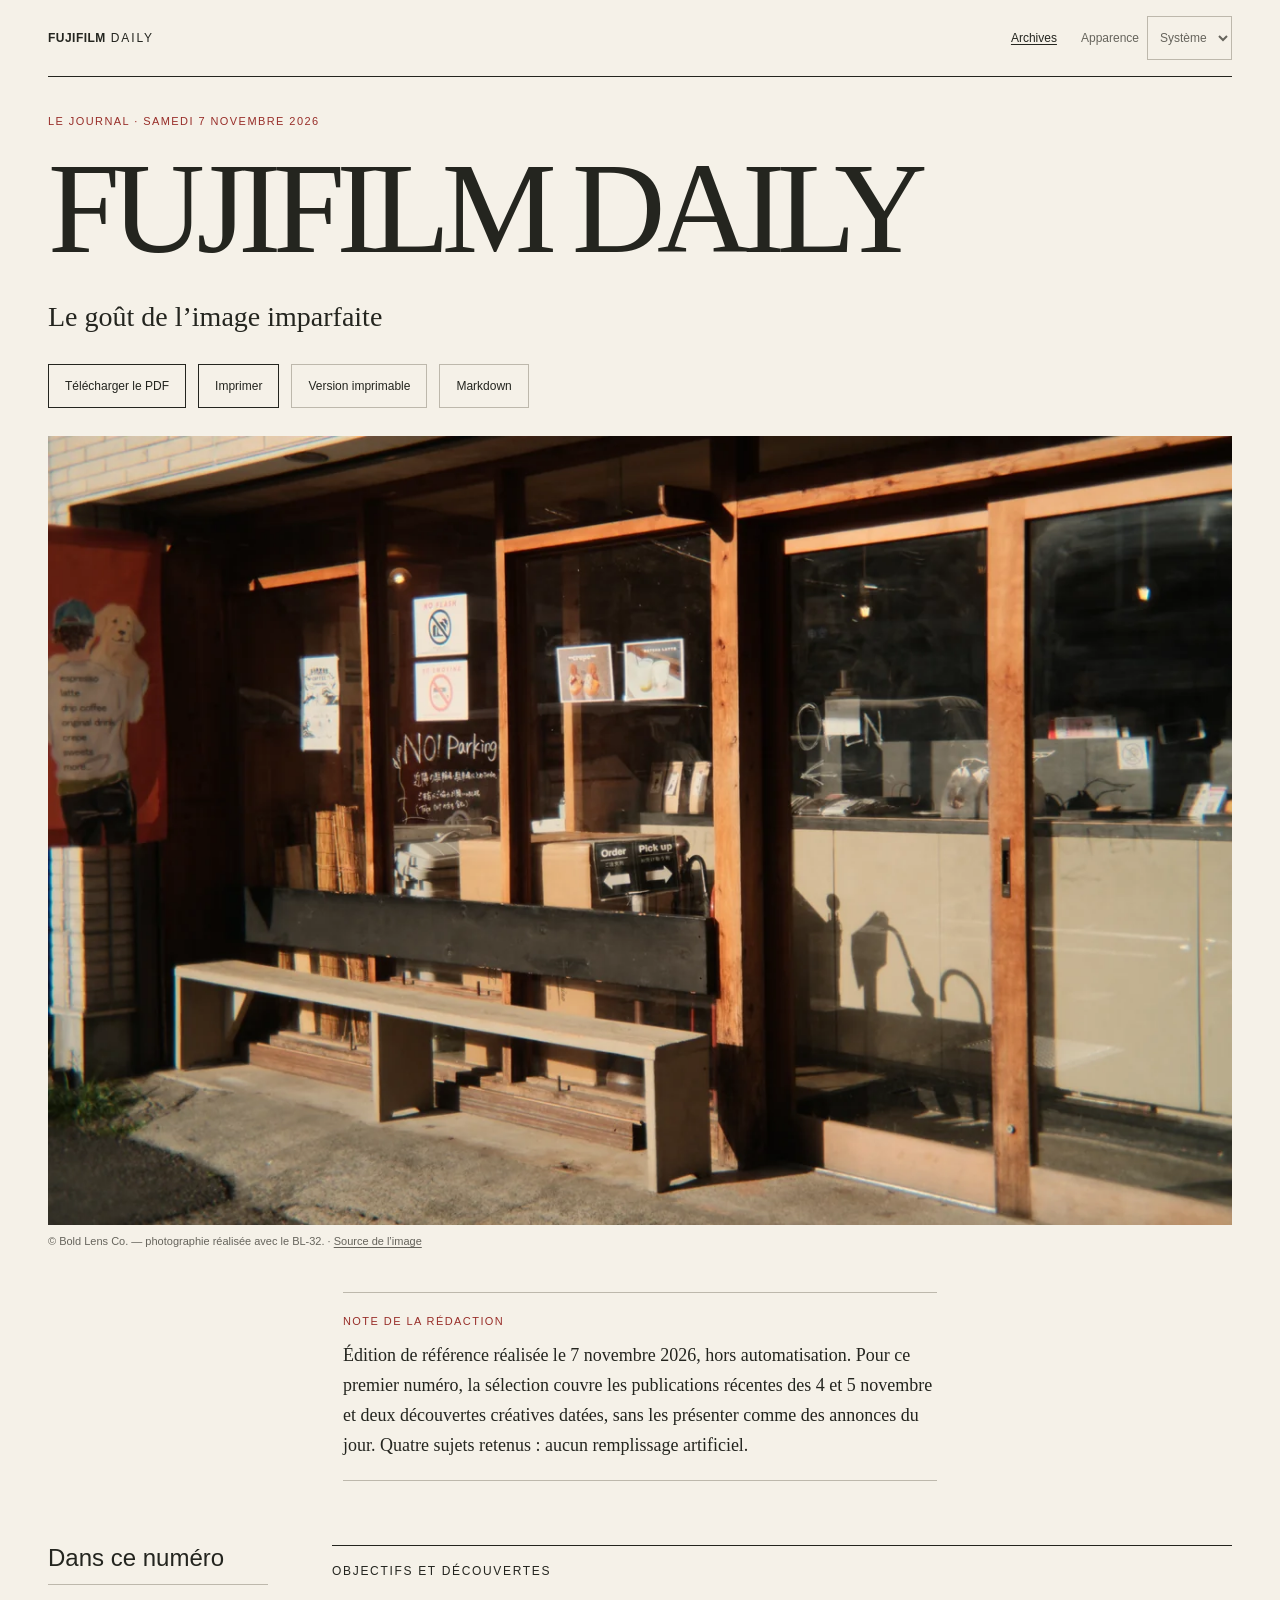
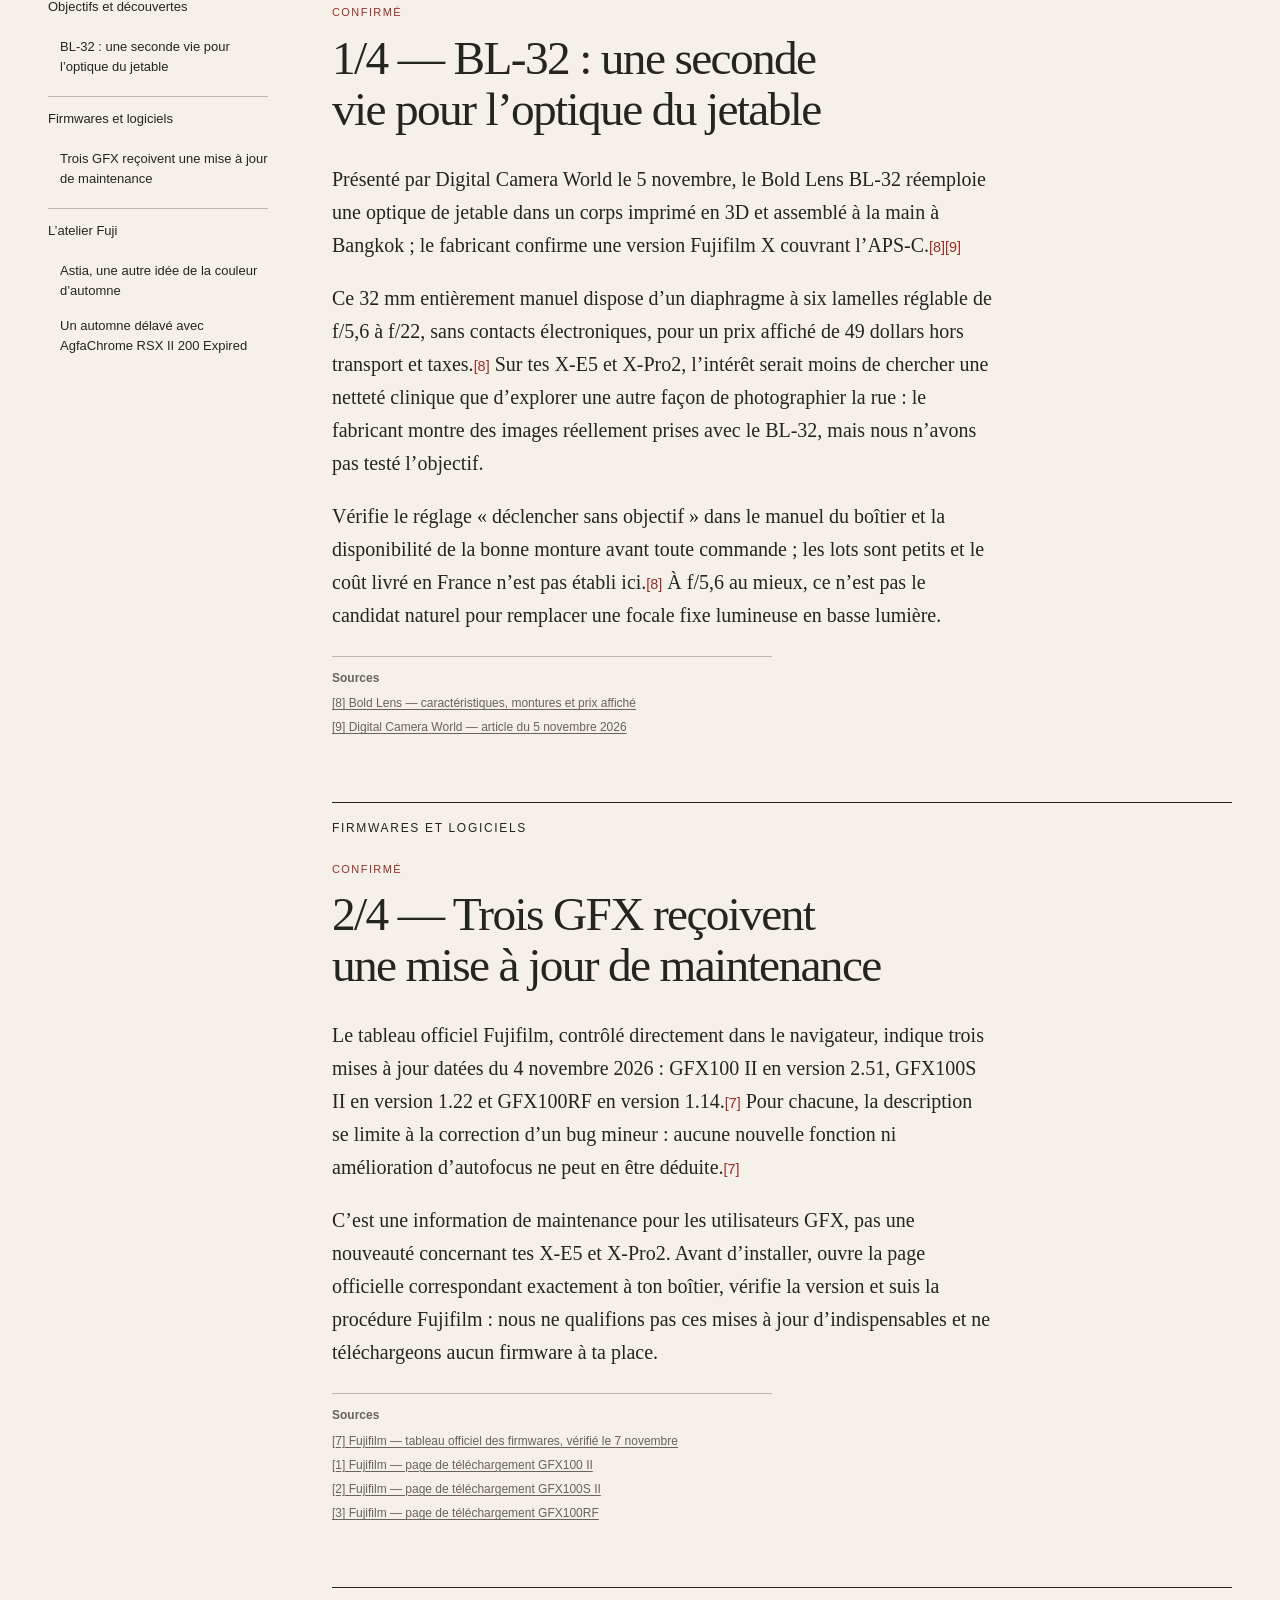
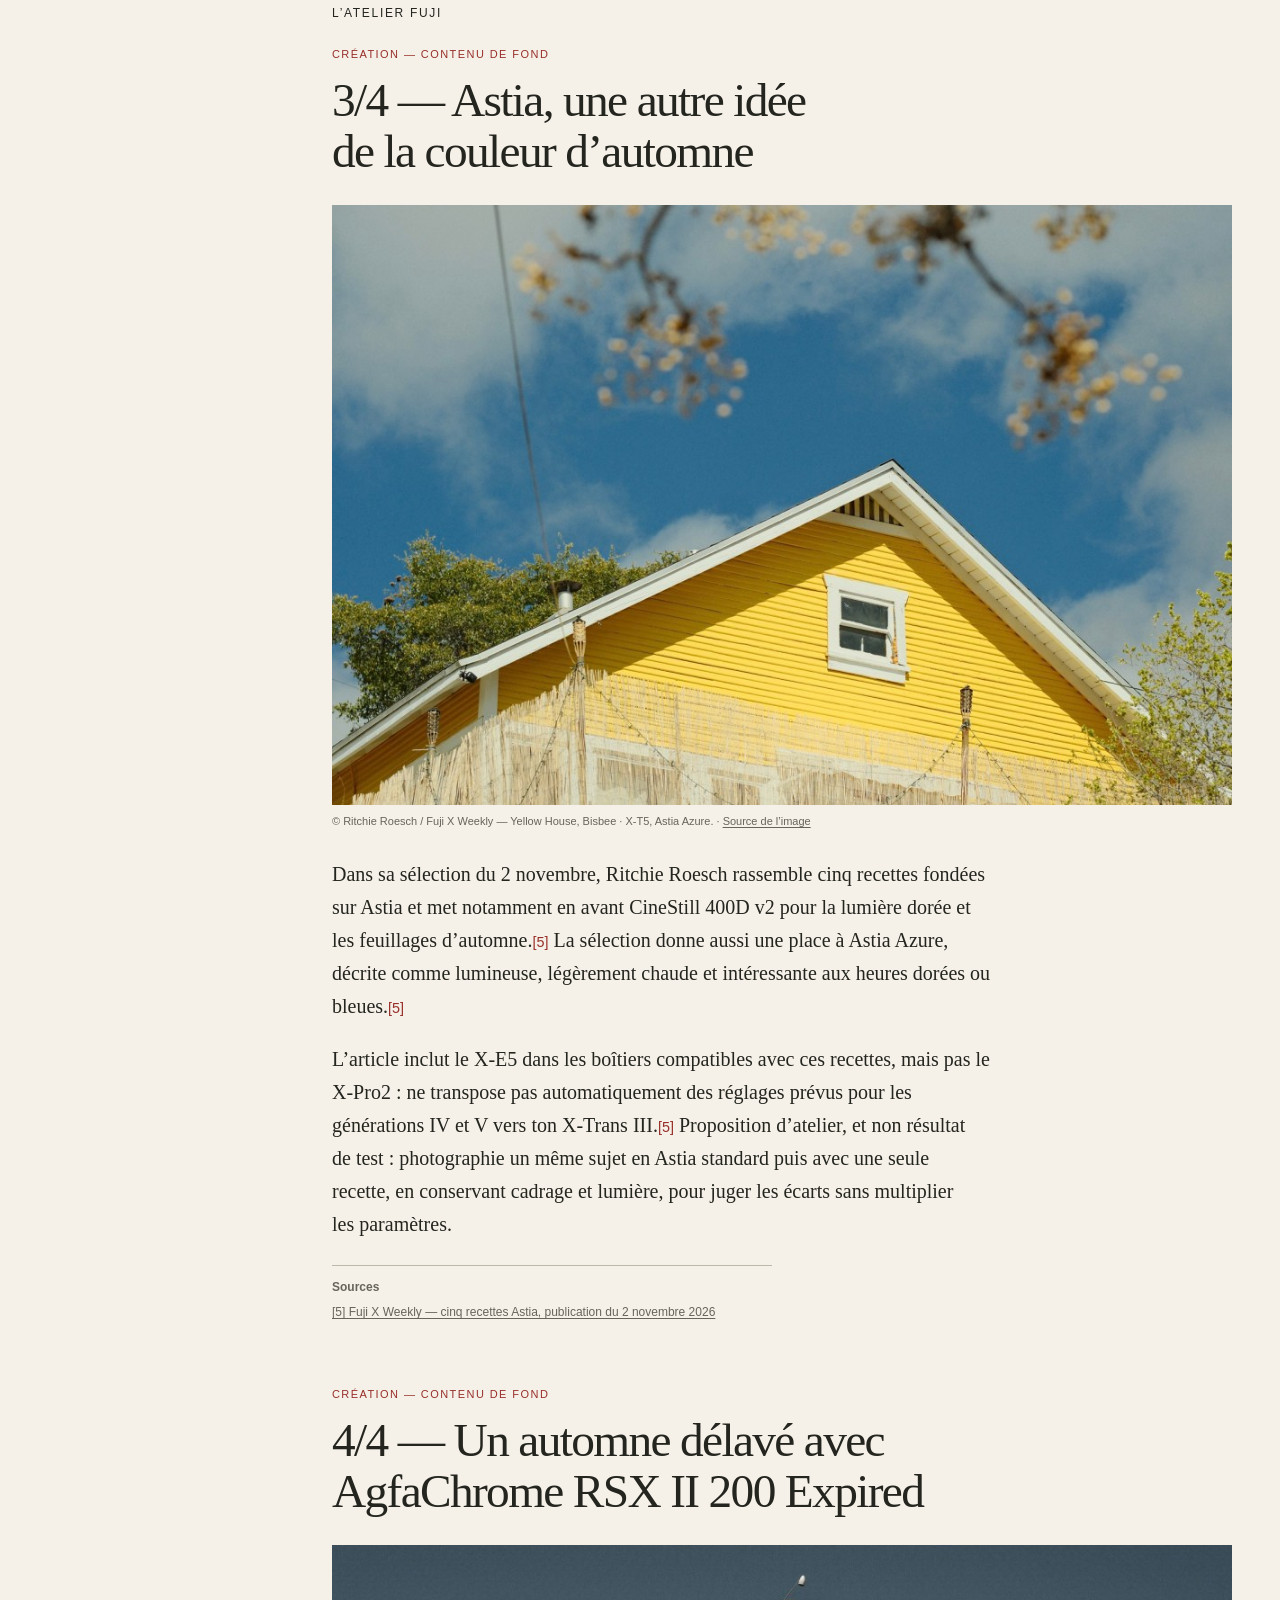
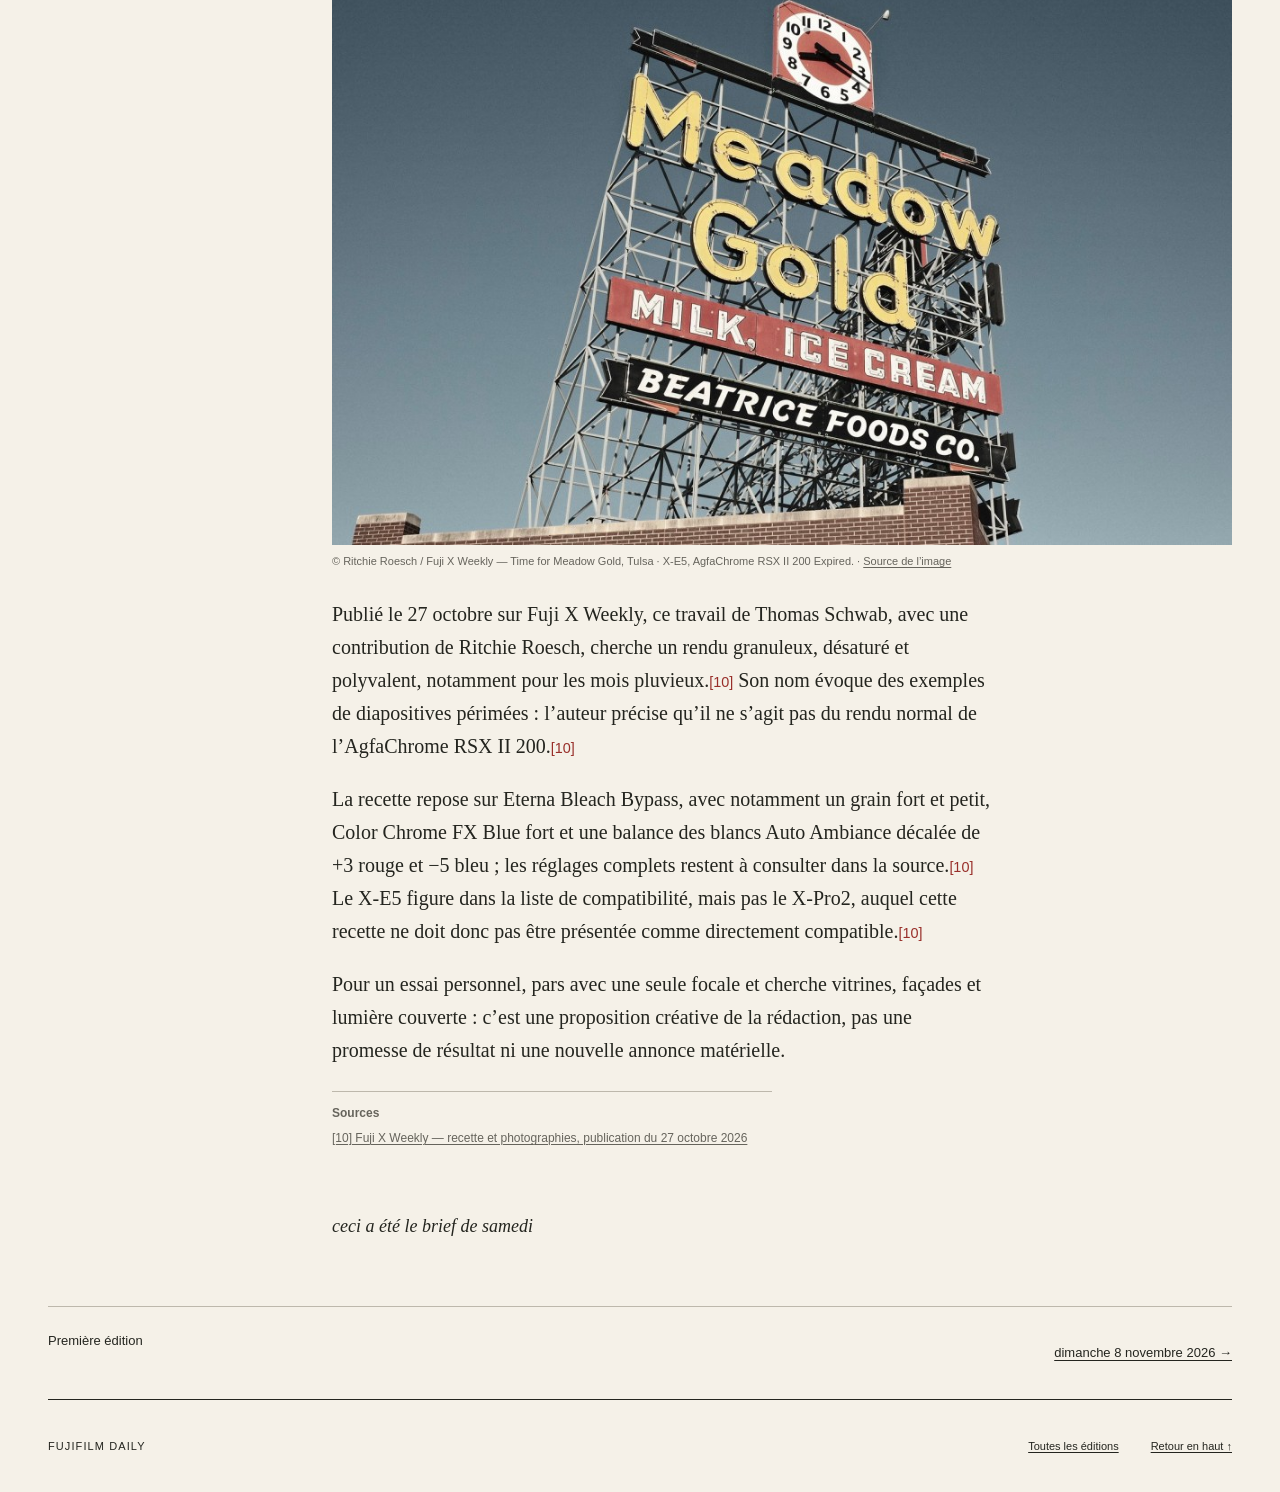
<file: editions/2026-11-07/print.html>
<!doctype html>
<html lang="fr"><head><meta charset="utf-8"><meta name="viewport" content="width=device-width, initial-scale=1">
<meta name="color-scheme" content="light dark"><meta name="description" content="Journal photographique FUJIFILM DAILY — éditions et sources.">
<title>FUJIFILM DAILY — samedi 7 novembre 2026 — Impression</title><link rel="stylesheet" href="../../assets/site.css?v=66d878153d04">
<script src="../../assets/site.js?v=d6dc9ee50110" defer></script></head>
<body class="print-edition">
<a class="skip-link" href="#main">Aller au contenu</a>
<header class="site-header"><a class="wordmark" href="../../index.html" aria-label="FUJIFILM DAILY, accueil">FUJIFILM <span>DAILY</span></a>
<nav aria-label="Navigation principale"><a href="../../archives/index.html">Archives</a>
<label class="theme-control" hidden>Apparence <select id="theme" aria-label="Apparence"><option value="system">Système</option><option value="light">Clair</option><option value="dark">Sombre</option></select></label></nav></header>
<main id="main">
<div class="edition-heading"><p class="eyebrow">Le journal · <time datetime="2026-11-07">samedi 7 novembre 2026</time></p>
<h1 class="masthead">FUJIFILM DAILY</h1><p class="subtitle">Le goût de l’image imparfaite</p><div class="actions"><a class="button" href="../../pdf/2026-11-07.pdf" download="FUJIFILM-DAILY-2026-11-07.pdf">Télécharger le PDF</a><button type="button" data-print hidden>Imprimer</button><a class="button quiet" href="print.html">Version imprimable</a><a class="button quiet" href="index.md" download>Markdown</a></div></div>
<figure class="cover-image"><img src="../../assets/images/bl32-cafe.webp" alt="Devanture de café photographiée avec l’objectif Bold Lens BL-32 : un exemple du rendu de cette optique récupérée." fetchpriority="high" decoding="async">
<figcaption>© Bold Lens Co. — photographie réalisée avec le BL-32. · <a href="https://boldlens.co/">Source de l’image</a></figcaption></figure>
<div class="editorial"><p class="eyebrow">Note de la rédaction</p><p>Édition de référence réalisée le 7 novembre 2026, hors automatisation. Pour ce premier numéro, la sélection couvre les publications récentes des 4 et 5 novembre et deux découvertes créatives datées, sans les présenter comme des annonces du jour. Quatre sujets retenus : aucun remplissage artificiel.</p></div>
<div class="reading-layout"><nav class="contents" aria-label="Sommaire"><h2>Dans ce numéro</h2><ol><li><a href="#rubrique-1">Objectifs et découvertes</a><ol><li><a href="#bold-lens-bl32">BL-32 : une seconde vie pour l’optique du jetable</a></li></ol></li><li><a href="#rubrique-2">Firmwares et logiciels</a><ol><li><a href="#gfx-firmwares-novembre">Trois GFX reçoivent une mise à jour de maintenance</a></li></ol></li><li><a href="#rubrique-3">L’atelier Fuji</a><ol><li><a href="#atelier-astia">Astia, une autre idée de la couleur d’automne</a></li><li><a href="#atelier-agfachrome">Un automne délavé avec AgfaChrome RSX II 200 Expired</a></li></ol></li></ol></nav>
<div class="stories"><section class="rubric" aria-labelledby="rubrique-1"><h2 id="rubrique-1" class="rubric-title">Objectifs et découvertes</h2><article class="story" id="bold-lens-bl32"><p class="status">Confirmé</p>
<h3>1/4 — BL-32 : une seconde vie pour l’optique du jetable</h3><div class="prose"><p>Présenté par Digital Camera World le 5 novembre, le Bold Lens BL-32 réemploie une optique de jetable dans un corps imprimé en 3D et assemblé à la main à Bangkok ; le fabricant confirme une version Fujifilm X couvrant l’APS-C.<a class="citation" href="https://boldlens.co/" aria-label="Source 8 : Bold Lens — caractéristiques, montures et prix affiché" aria-describedby="source-bold-lens-bl32-8">[8]</a><a class="citation" href="https://www.digitalcameraworld.com/cameras/lenses/made-from-a-smashed-disposable-camera-this-cheap-mirrorless-lens-still-has-an-adjustable-aperture-and-comes-in-multiple-mounts" aria-label="Source 9 : Digital Camera World — article du 5 novembre 2026" aria-describedby="source-bold-lens-bl32-9">[9]</a></p><p>Ce 32 mm entièrement manuel dispose d’un diaphragme à six lamelles réglable de f/5,6 à f/22, sans contacts électroniques, pour un prix affiché de 49 dollars hors transport et taxes.<a class="citation" href="https://boldlens.co/" aria-label="Source 8 : Bold Lens — caractéristiques, montures et prix affiché" aria-describedby="source-bold-lens-bl32-8">[8]</a> Sur tes X-E5 et X-Pro2, l’intérêt serait moins de chercher une netteté clinique que d’explorer une autre façon de photographier la rue : le fabricant montre des images réellement prises avec le BL-32, mais nous n’avons pas testé l’objectif.</p><p>Vérifie le réglage « déclencher sans objectif » dans le manuel du boîtier et la disponibilité de la bonne monture avant toute commande ; les lots sont petits et le coût livré en France n’est pas établi ici.<a class="citation" href="https://boldlens.co/" aria-label="Source 8 : Bold Lens — caractéristiques, montures et prix affiché" aria-describedby="source-bold-lens-bl32-8">[8]</a> À f/5,6 au mieux, ce n’est pas le candidat naturel pour remplacer une focale fixe lumineuse en basse lumière.</p></div>
<aside class="sources" aria-label="Sources de l’article"><h4>Sources</h4><ul><li id="source-bold-lens-bl32-8"><a href="https://boldlens.co/">[8] Bold Lens — caractéristiques, montures et prix affiché</a></li><li id="source-bold-lens-bl32-9"><a href="https://www.digitalcameraworld.com/cameras/lenses/made-from-a-smashed-disposable-camera-this-cheap-mirrorless-lens-still-has-an-adjustable-aperture-and-comes-in-multiple-mounts">[9] Digital Camera World — article du 5 novembre 2026</a></li></ul></aside></article></section><section class="rubric" aria-labelledby="rubrique-2"><h2 id="rubrique-2" class="rubric-title">Firmwares et logiciels</h2><article class="story" id="gfx-firmwares-novembre"><p class="status">Confirmé</p>
<h3>2/4 — Trois GFX reçoivent une mise à jour de maintenance</h3><div class="prose"><p>Le tableau officiel Fujifilm, contrôlé directement dans le navigateur, indique trois mises à jour datées du 4 novembre 2026 : GFX100 II en version 2.51, GFX100S II en version 1.22 et GFX100RF en version 1.14.<a class="citation" href="https://www.fujifilm-x.com/global/support/download/firmware/cameras/" aria-label="Source 7 : Fujifilm — tableau officiel des firmwares, vérifié le 7 novembre" aria-describedby="source-gfx-firmwares-novembre-7">[7]</a> Pour chacune, la description se limite à la correction d’un bug mineur : aucune nouvelle fonction ni amélioration d’autofocus ne peut en être déduite.<a class="citation" href="https://www.fujifilm-x.com/global/support/download/firmware/cameras/" aria-label="Source 7 : Fujifilm — tableau officiel des firmwares, vérifié le 7 novembre" aria-describedby="source-gfx-firmwares-novembre-7">[7]</a></p><p>C’est une information de maintenance pour les utilisateurs GFX, pas une nouveauté concernant tes X-E5 et X-Pro2. Avant d’installer, ouvre la page officielle correspondant exactement à ton boîtier, vérifie la version et suis la procédure Fujifilm : nous ne qualifions pas ces mises à jour d’indispensables et ne téléchargeons aucun firmware à ta place.</p></div>
<aside class="sources" aria-label="Sources de l’article"><h4>Sources</h4><ul><li id="source-gfx-firmwares-novembre-7"><a href="https://www.fujifilm-x.com/global/support/download/firmware/cameras/">[7] Fujifilm — tableau officiel des firmwares, vérifié le 7 novembre</a></li><li id="source-gfx-firmwares-novembre-1"><a href="https://www.fujifilm-x.com/global/support/download/firmware/cameras/gfx100-ii/">[1] Fujifilm — page de téléchargement GFX100 II</a></li><li id="source-gfx-firmwares-novembre-2"><a href="https://www.fujifilm-x.com/global/support/download/firmware/cameras/gfx100s-ii/">[2] Fujifilm — page de téléchargement GFX100S II</a></li><li id="source-gfx-firmwares-novembre-3"><a href="https://www.fujifilm-x.com/global/support/download/firmware/cameras/gfx100rf/">[3] Fujifilm — page de téléchargement GFX100RF</a></li></ul></aside></article></section><section class="rubric" aria-labelledby="rubrique-3"><h2 id="rubrique-3" class="rubric-title">L’atelier Fuji</h2><article class="story" id="atelier-astia"><p class="status">Création — contenu de fond</p>
<h3>3/4 — Astia, une autre idée de la couleur d’automne</h3><figure class="article-image"><img src="../../assets/images/astia-azure.jpg" alt="Yellow House, à Bisbee en Arizona, photographiée au Fujifilm X-T5 avec la recette Astia Azure." loading="eager" decoding="async">
<figcaption>© Ritchie Roesch / Fuji X Weekly — Yellow House, Bisbee · X-T5, Astia Azure. · <a href="https://fujixweekly.com/2026/11/02/5-must-try-astia-recipes/">Source de l’image</a></figcaption></figure><div class="prose"><p>Dans sa sélection du 2 novembre, Ritchie Roesch rassemble cinq recettes fondées sur Astia et met notamment en avant CineStill 400D v2 pour la lumière dorée et les feuillages d’automne.<a class="citation" href="https://fujixweekly.com/2026/11/02/5-must-try-astia-recipes/" aria-label="Source 5 : Fuji X Weekly — cinq recettes Astia, publication du 2 novembre 2026" aria-describedby="source-atelier-astia-5">[5]</a> La sélection donne aussi une place à Astia Azure, décrite comme lumineuse, légèrement chaude et intéressante aux heures dorées ou bleues.<a class="citation" href="https://fujixweekly.com/2026/11/02/5-must-try-astia-recipes/" aria-label="Source 5 : Fuji X Weekly — cinq recettes Astia, publication du 2 novembre 2026" aria-describedby="source-atelier-astia-5">[5]</a></p><p>L’article inclut le X-E5 dans les boîtiers compatibles avec ces recettes, mais pas le X-Pro2 : ne transpose pas automatiquement des réglages prévus pour les générations IV et V vers ton X-Trans III.<a class="citation" href="https://fujixweekly.com/2026/11/02/5-must-try-astia-recipes/" aria-label="Source 5 : Fuji X Weekly — cinq recettes Astia, publication du 2 novembre 2026" aria-describedby="source-atelier-astia-5">[5]</a> Proposition d’atelier, et non résultat de test : photographie un même sujet en Astia standard puis avec une seule recette, en conservant cadrage et lumière, pour juger les écarts sans multiplier les paramètres.</p></div>
<aside class="sources" aria-label="Sources de l’article"><h4>Sources</h4><ul><li id="source-atelier-astia-5"><a href="https://fujixweekly.com/2026/11/02/5-must-try-astia-recipes/">[5] Fuji X Weekly — cinq recettes Astia, publication du 2 novembre 2026</a></li></ul></aside></article><article class="story" id="atelier-agfachrome"><p class="status">Création — contenu de fond</p>
<h3>4/4 — Un automne délavé avec AgfaChrome RSX II 200 Expired</h3><figure class="article-image"><img src="../../assets/images/agfa-meadow.jpg" alt="Time for Meadow Gold, à Tulsa en Oklahoma, photographiée au Fujifilm X-E5 avec la recette AgfaChrome RSX II 200 Expired." loading="eager" decoding="async">
<figcaption>© Ritchie Roesch / Fuji X Weekly — Time for Meadow Gold, Tulsa · X-E5, AgfaChrome RSX II 200 Expired. · <a href="https://fujixweekly.com/2026/10/27/agfachrome-rsx-ii-200-expired-a-film-simulation-recipe-for-5th-gen-fujifilm-cameras/">Source de l’image</a></figcaption></figure><div class="prose"><p>Publié le 27 octobre sur Fuji X Weekly, ce travail de Thomas Schwab, avec une contribution de Ritchie Roesch, cherche un rendu granuleux, désaturé et polyvalent, notamment pour les mois pluvieux.<a class="citation" href="https://fujixweekly.com/2026/10/27/agfachrome-rsx-ii-200-expired-a-film-simulation-recipe-for-5th-gen-fujifilm-cameras/" aria-label="Source 10 : Fuji X Weekly — recette et photographies, publication du 27 octobre 2026" aria-describedby="source-atelier-agfachrome-10">[10]</a> Son nom évoque des exemples de diapositives périmées : l’auteur précise qu’il ne s’agit pas du rendu normal de l’AgfaChrome RSX II 200.<a class="citation" href="https://fujixweekly.com/2026/10/27/agfachrome-rsx-ii-200-expired-a-film-simulation-recipe-for-5th-gen-fujifilm-cameras/" aria-label="Source 10 : Fuji X Weekly — recette et photographies, publication du 27 octobre 2026" aria-describedby="source-atelier-agfachrome-10">[10]</a></p><p>La recette repose sur Eterna Bleach Bypass, avec notamment un grain fort et petit, Color Chrome FX Blue fort et une balance des blancs Auto Ambiance décalée de +3 rouge et −5 bleu ; les réglages complets restent à consulter dans la source.<a class="citation" href="https://fujixweekly.com/2026/10/27/agfachrome-rsx-ii-200-expired-a-film-simulation-recipe-for-5th-gen-fujifilm-cameras/" aria-label="Source 10 : Fuji X Weekly — recette et photographies, publication du 27 octobre 2026" aria-describedby="source-atelier-agfachrome-10">[10]</a> Le X-E5 figure dans la liste de compatibilité, mais pas le X-Pro2, auquel cette recette ne doit donc pas être présentée comme directement compatible.<a class="citation" href="https://fujixweekly.com/2026/10/27/agfachrome-rsx-ii-200-expired-a-film-simulation-recipe-for-5th-gen-fujifilm-cameras/" aria-label="Source 10 : Fuji X Weekly — recette et photographies, publication du 27 octobre 2026" aria-describedby="source-atelier-agfachrome-10">[10]</a></p><p>Pour un essai personnel, pars avec une seule focale et cherche vitrines, façades et lumière couverte : c’est une proposition créative de la rédaction, pas une promesse de résultat ni une nouvelle annonce matérielle.</p></div>
<aside class="sources" aria-label="Sources de l’article"><h4>Sources</h4><ul><li id="source-atelier-agfachrome-10"><a href="https://fujixweekly.com/2026/10/27/agfachrome-rsx-ii-200-expired-a-film-simulation-recipe-for-5th-gen-fujifilm-cameras/">[10] Fuji X Weekly — recette et photographies, publication du 27 octobre 2026</a></li></ul></aside></article></section><div class="closing"><p>ceci a été le brief de samedi</p></div></div></div>
<nav class="date-navigation" aria-label="Autres éditions"><span>Première édition</span><a rel="next" href="../2026-11-08/index.html">dimanche 8 novembre 2026 →</a></nav></main>
<footer class="site-footer"><span>FUJIFILM DAILY</span><a href="../../archives/index.html">Toutes les éditions</a><a href="#main">Retour en haut ↑</a></footer>
</body></html>
</file>
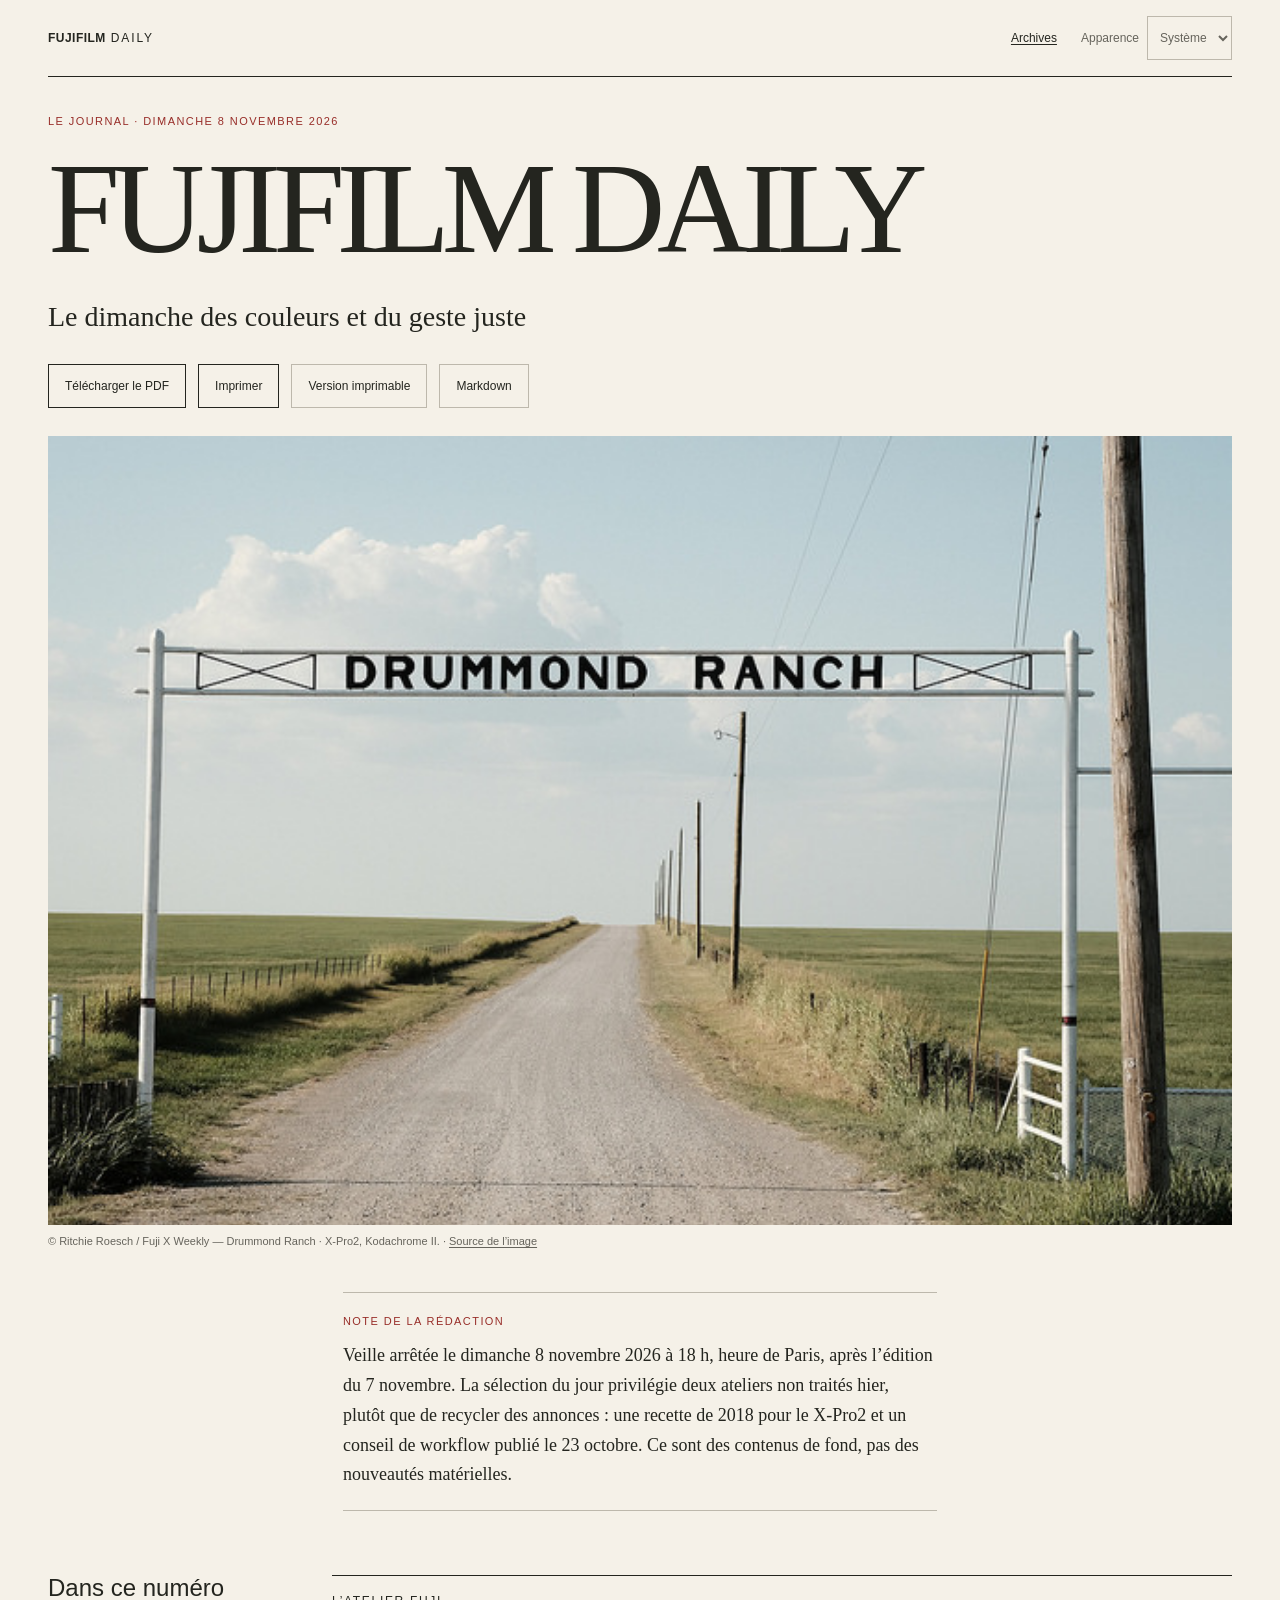
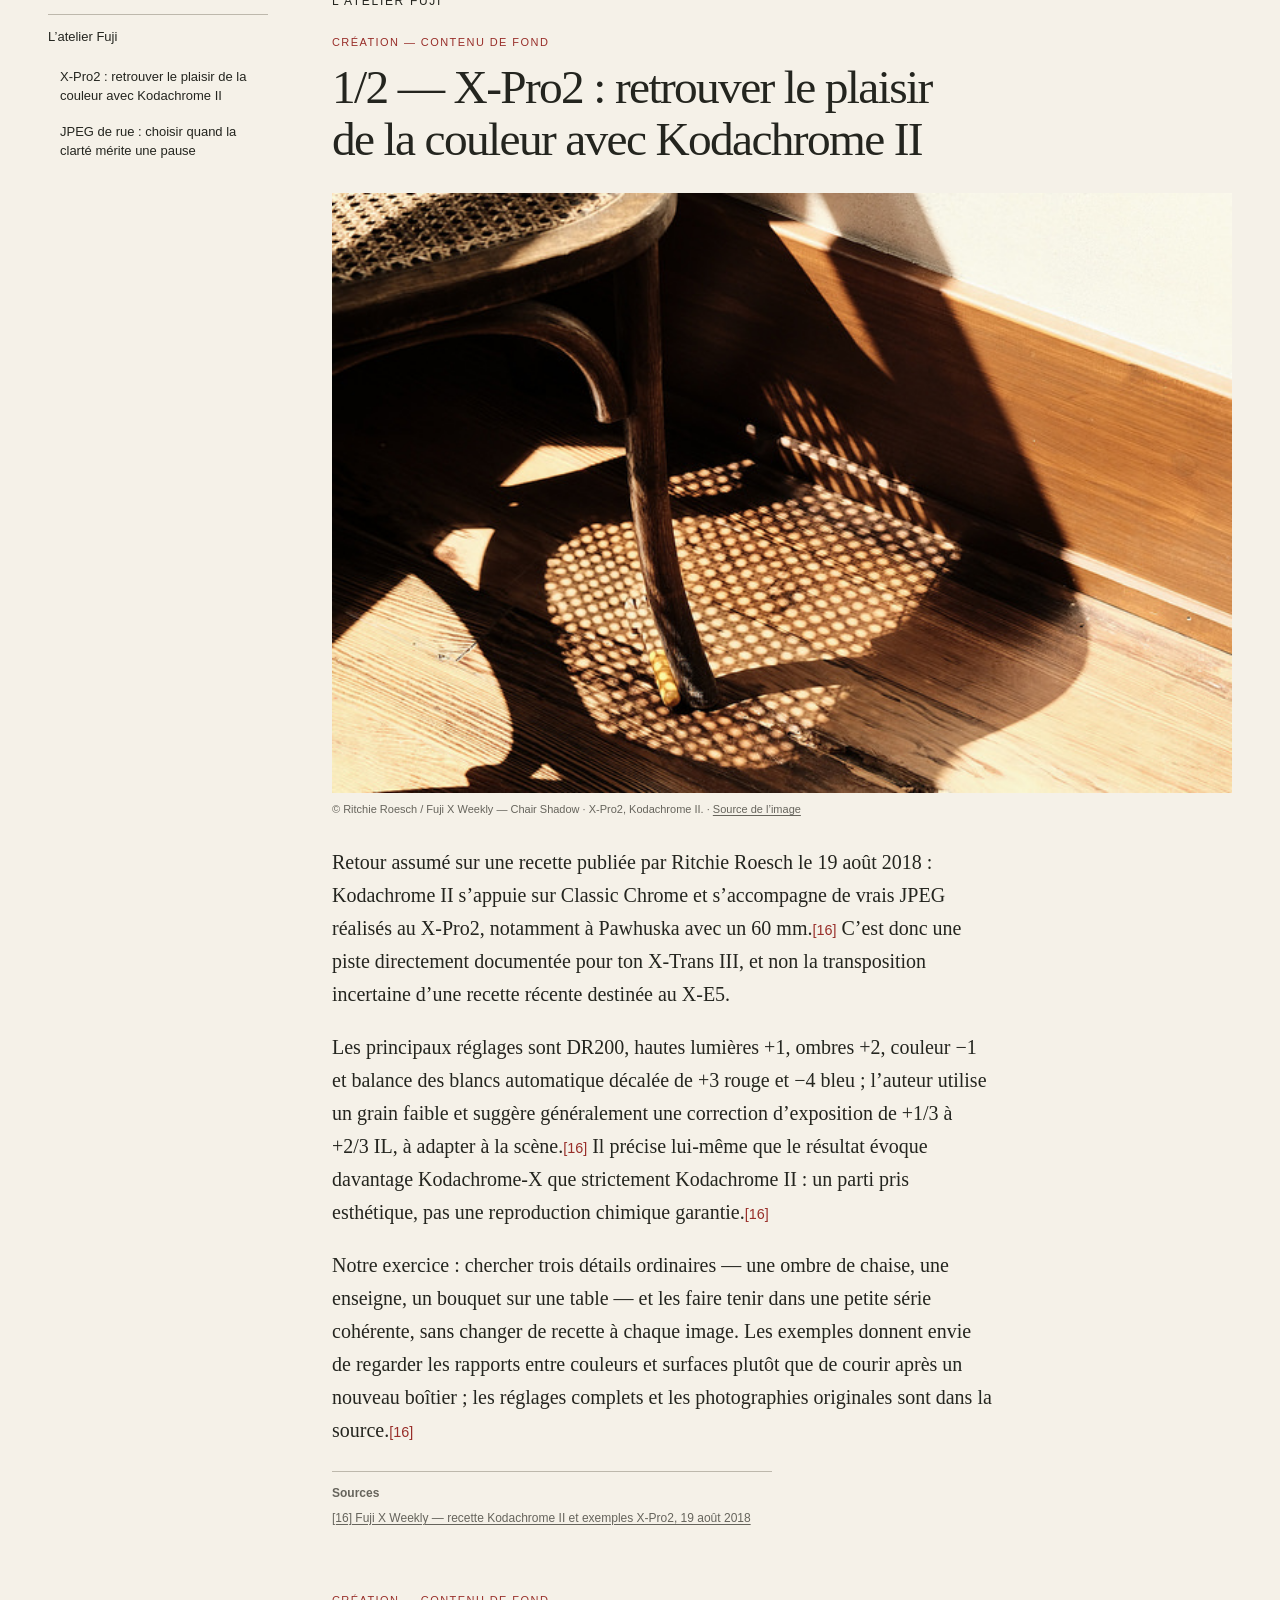
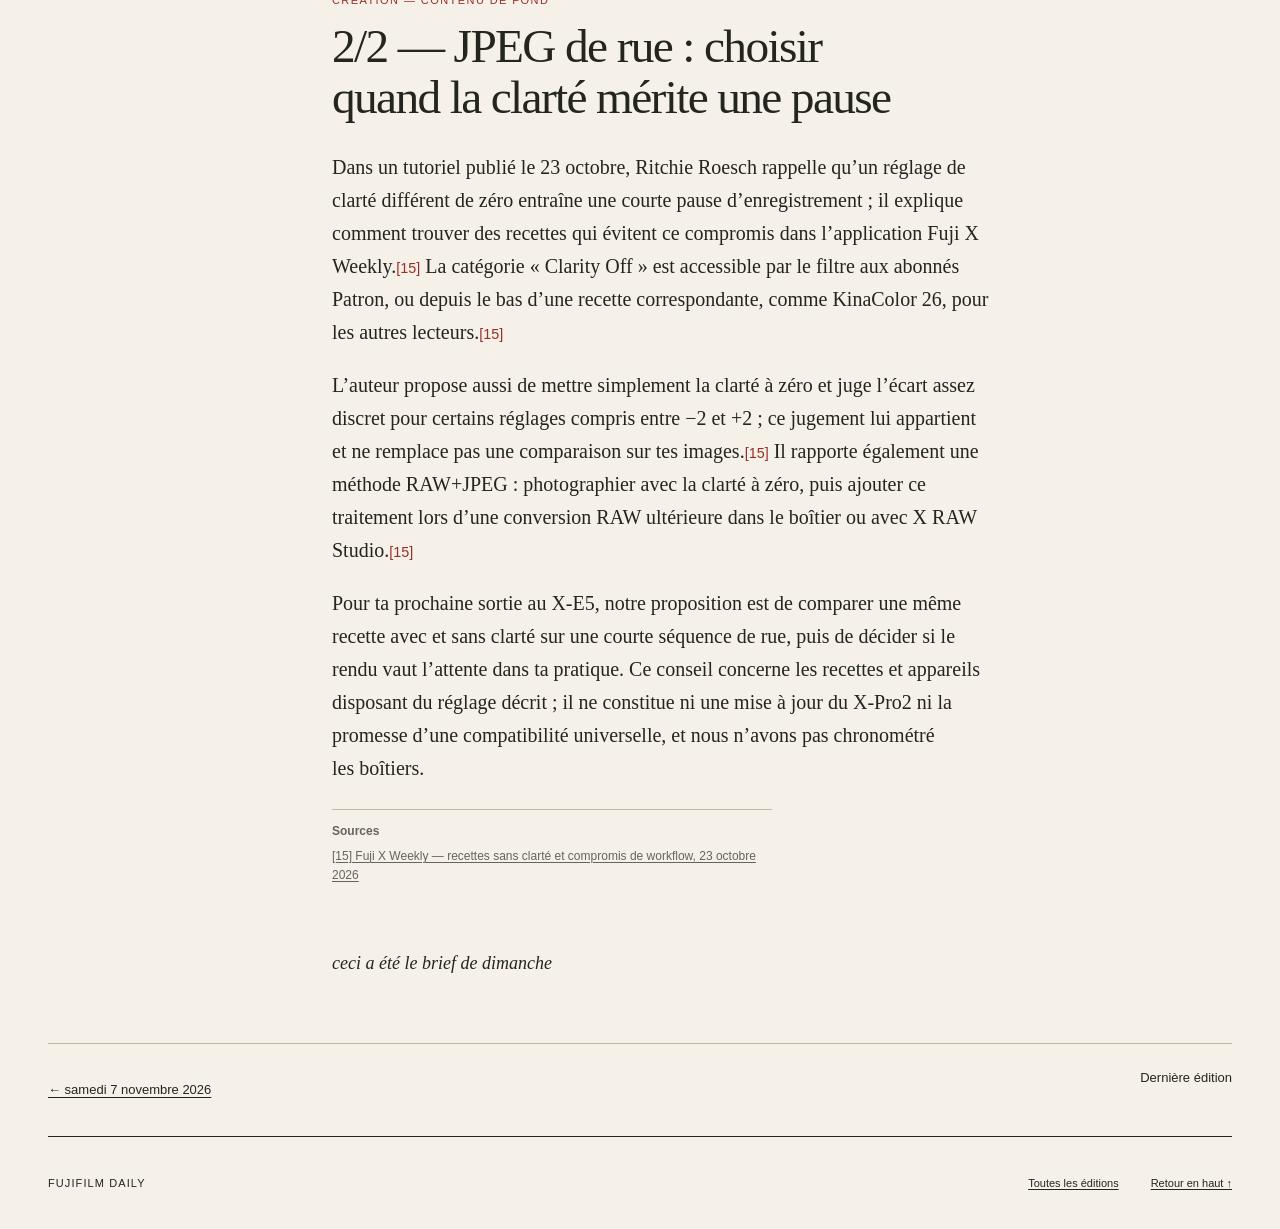
<file: editions/2026-11-08/print.html>
<!doctype html>
<html lang="fr"><head><meta charset="utf-8"><meta name="viewport" content="width=device-width, initial-scale=1">
<meta name="color-scheme" content="light dark"><meta name="description" content="Journal photographique FUJIFILM DAILY — éditions et sources.">
<title>FUJIFILM DAILY — dimanche 8 novembre 2026 — Impression</title><link rel="stylesheet" href="../../assets/site.css?v=66d878153d04">
<script src="../../assets/site.js?v=d6dc9ee50110" defer></script></head>
<body class="print-edition">
<a class="skip-link" href="#main">Aller au contenu</a>
<header class="site-header"><a class="wordmark" href="../../index.html" aria-label="FUJIFILM DAILY, accueil">FUJIFILM <span>DAILY</span></a>
<nav aria-label="Navigation principale"><a href="../../archives/index.html">Archives</a>
<label class="theme-control" hidden>Apparence <select id="theme" aria-label="Apparence"><option value="system">Système</option><option value="light">Clair</option><option value="dark">Sombre</option></select></label></nav></header>
<main id="main">
<div class="edition-heading"><p class="eyebrow">Le journal · <time datetime="2026-11-08">dimanche 8 novembre 2026</time></p>
<h1 class="masthead">FUJIFILM DAILY</h1><p class="subtitle">Le dimanche des couleurs et du geste juste</p><div class="actions"><a class="button" href="../../pdf/2026-11-08.pdf" download="FUJIFILM-DAILY-2026-11-08.pdf">Télécharger le PDF</a><button type="button" data-print hidden>Imprimer</button><a class="button quiet" href="print.html">Version imprimable</a><a class="button quiet" href="index.md" download>Markdown</a></div></div>
<figure class="cover-image"><img src="../../assets/images/2026-11-08-kodachrome-ranch.jpg" alt="Drummond Ranch, à Pawhuska dans l’Oklahoma, photographié au Fujifilm X-Pro2 et au 60 mm avec la recette Kodachrome II." fetchpriority="high" decoding="async">
<figcaption>© Ritchie Roesch / Fuji X Weekly — Drummond Ranch · X-Pro2, Kodachrome II. · <a href="https://fujixweekly.com/2018/08/19/my-fujifilm-x-pro2-kodachrome-ii-film-simulation-recipe/">Source de l’image</a></figcaption></figure>
<div class="editorial"><p class="eyebrow">Note de la rédaction</p><p>Veille arrêtée le dimanche 8 novembre 2026 à 18 h, heure de Paris, après l’édition du 7 novembre. La sélection du jour privilégie deux ateliers non traités hier, plutôt que de recycler des annonces : une recette de 2018 pour le X-Pro2 et un conseil de workflow publié le 23 octobre. Ce sont des contenus de fond, pas des nouveautés matérielles.</p></div>
<div class="reading-layout"><nav class="contents" aria-label="Sommaire"><h2>Dans ce numéro</h2><ol><li><a href="#rubrique-1">L’atelier Fuji</a><ol><li><a href="#xpro2-kodachrome-ii">X-Pro2 : retrouver le plaisir de la couleur avec Kodachrome II</a></li><li><a href="#clarte-zero-rue">JPEG de rue : choisir quand la clarté mérite une pause</a></li></ol></li></ol></nav>
<div class="stories"><section class="rubric" aria-labelledby="rubrique-1"><h2 id="rubrique-1" class="rubric-title">L’atelier Fuji</h2><article class="story" id="xpro2-kodachrome-ii"><p class="status">Création — contenu de fond</p>
<h3>1/2 — X-Pro2 : retrouver le plaisir de la couleur avec Kodachrome II</h3><figure class="article-image"><img src="../../assets/images/2026-11-08-kodachrome-chair.jpg" alt="Chair Shadow, à Pawhuska dans l’Oklahoma : chaise et ombre photographiées avec la recette Kodachrome II au Fujifilm X-Pro2 et au 60 mm." loading="eager" decoding="async">
<figcaption>© Ritchie Roesch / Fuji X Weekly — Chair Shadow · X-Pro2, Kodachrome II. · <a href="https://fujixweekly.com/2018/08/19/my-fujifilm-x-pro2-kodachrome-ii-film-simulation-recipe/">Source de l’image</a></figcaption></figure><div class="prose"><p>Retour assumé sur une recette publiée par Ritchie Roesch le 19 août 2018 : Kodachrome II s’appuie sur Classic Chrome et s’accompagne de vrais JPEG réalisés au X-Pro2, notamment à Pawhuska avec un 60 mm.<a class="citation" href="https://fujixweekly.com/2018/08/19/my-fujifilm-x-pro2-kodachrome-ii-film-simulation-recipe/" aria-label="Source 16 : Fuji X Weekly — recette Kodachrome II et exemples X-Pro2, 19 août 2018" aria-describedby="source-xpro2-kodachrome-ii-16">[16]</a> C’est donc une piste directement documentée pour ton X-Trans III, et non la transposition incertaine d’une recette récente destinée au X-E5.</p><p>Les principaux réglages sont DR200, hautes lumières +1, ombres +2, couleur −1 et balance des blancs automatique décalée de +3 rouge et −4 bleu ; l’auteur utilise un grain faible et suggère généralement une correction d’exposition de +1/3 à +2/3 IL, à adapter à la scène.<a class="citation" href="https://fujixweekly.com/2018/08/19/my-fujifilm-x-pro2-kodachrome-ii-film-simulation-recipe/" aria-label="Source 16 : Fuji X Weekly — recette Kodachrome II et exemples X-Pro2, 19 août 2018" aria-describedby="source-xpro2-kodachrome-ii-16">[16]</a> Il précise lui-même que le résultat évoque davantage Kodachrome-X que strictement Kodachrome II : un parti pris esthétique, pas une reproduction chimique garantie.<a class="citation" href="https://fujixweekly.com/2018/08/19/my-fujifilm-x-pro2-kodachrome-ii-film-simulation-recipe/" aria-label="Source 16 : Fuji X Weekly — recette Kodachrome II et exemples X-Pro2, 19 août 2018" aria-describedby="source-xpro2-kodachrome-ii-16">[16]</a></p><p>Notre exercice : chercher trois détails ordinaires — une ombre de chaise, une enseigne, un bouquet sur une table — et les faire tenir dans une petite série cohérente, sans changer de recette à chaque image. Les exemples donnent envie de regarder les rapports entre couleurs et surfaces plutôt que de courir après un nouveau boîtier ; les réglages complets et les photographies originales sont dans la source.<a class="citation" href="https://fujixweekly.com/2018/08/19/my-fujifilm-x-pro2-kodachrome-ii-film-simulation-recipe/" aria-label="Source 16 : Fuji X Weekly — recette Kodachrome II et exemples X-Pro2, 19 août 2018" aria-describedby="source-xpro2-kodachrome-ii-16">[16]</a></p></div>
<aside class="sources" aria-label="Sources de l’article"><h4>Sources</h4><ul><li id="source-xpro2-kodachrome-ii-16"><a href="https://fujixweekly.com/2018/08/19/my-fujifilm-x-pro2-kodachrome-ii-film-simulation-recipe/">[16] Fuji X Weekly — recette Kodachrome II et exemples X-Pro2, 19 août 2018</a></li></ul></aside></article><article class="story" id="clarte-zero-rue"><p class="status">Création — contenu de fond</p>
<h3>2/2 — JPEG de rue : choisir quand la clarté mérite une pause</h3><div class="prose"><p>Dans un tutoriel publié le 23 octobre, Ritchie Roesch rappelle qu’un réglage de clarté différent de zéro entraîne une courte pause d’enregistrement ; il explique comment trouver des recettes qui évitent ce compromis dans l’application Fuji X Weekly.<a class="citation" href="https://fujixweekly.com/2026/10/23/how-to-find-fujifilm-recipes-without-clarity/" aria-label="Source 15 : Fuji X Weekly — recettes sans clarté et compromis de workflow, 23 octobre 2026" aria-describedby="source-clarte-zero-rue-15">[15]</a> La catégorie « Clarity Off » est accessible par le filtre aux abonnés Patron, ou depuis le bas d’une recette correspondante, comme KinaColor 26, pour les autres lecteurs.<a class="citation" href="https://fujixweekly.com/2026/10/23/how-to-find-fujifilm-recipes-without-clarity/" aria-label="Source 15 : Fuji X Weekly — recettes sans clarté et compromis de workflow, 23 octobre 2026" aria-describedby="source-clarte-zero-rue-15">[15]</a></p><p>L’auteur propose aussi de mettre simplement la clarté à zéro et juge l’écart assez discret pour certains réglages compris entre −2 et +2 ; ce jugement lui appartient et ne remplace pas une comparaison sur tes images.<a class="citation" href="https://fujixweekly.com/2026/10/23/how-to-find-fujifilm-recipes-without-clarity/" aria-label="Source 15 : Fuji X Weekly — recettes sans clarté et compromis de workflow, 23 octobre 2026" aria-describedby="source-clarte-zero-rue-15">[15]</a> Il rapporte également une méthode RAW+JPEG : photographier avec la clarté à zéro, puis ajouter ce traitement lors d’une conversion RAW ultérieure dans le boîtier ou avec X RAW Studio.<a class="citation" href="https://fujixweekly.com/2026/10/23/how-to-find-fujifilm-recipes-without-clarity/" aria-label="Source 15 : Fuji X Weekly — recettes sans clarté et compromis de workflow, 23 octobre 2026" aria-describedby="source-clarte-zero-rue-15">[15]</a></p><p>Pour ta prochaine sortie au X-E5, notre proposition est de comparer une même recette avec et sans clarté sur une courte séquence de rue, puis de décider si le rendu vaut l’attente dans ta pratique. Ce conseil concerne les recettes et appareils disposant du réglage décrit ; il ne constitue ni une mise à jour du X-Pro2 ni la promesse d’une compatibilité universelle, et nous n’avons pas chronométré les boîtiers.</p></div>
<aside class="sources" aria-label="Sources de l’article"><h4>Sources</h4><ul><li id="source-clarte-zero-rue-15"><a href="https://fujixweekly.com/2026/10/23/how-to-find-fujifilm-recipes-without-clarity/">[15] Fuji X Weekly — recettes sans clarté et compromis de workflow, 23 octobre 2026</a></li></ul></aside></article></section><div class="closing"><p>ceci a été le brief de dimanche</p></div></div></div>
<nav class="date-navigation" aria-label="Autres éditions"><a rel="prev" href="../2026-11-07/index.html">← samedi 7 novembre 2026</a><span>Dernière édition</span></nav></main>
<footer class="site-footer"><span>FUJIFILM DAILY</span><a href="../../archives/index.html">Toutes les éditions</a><a href="#main">Retour en haut ↑</a></footer>
</body></html>
</file>
<file: assets/site.css>
/* FUJIFILM DAILY V2 — photographic magazine, local fonts only. */
:root {
  color-scheme: light dark;
  --paper: #f5f1e8;
  --ink: #24251f;
  --muted: #66645c;
  --rule: #bdb8ac;
  --accent: #982e29;
  --serif: Georgia, 'Times New Roman', serif;
  --sans: Arial, Helvetica, sans-serif;
}
:root[data-theme=light] { color-scheme: light; }
:root[data-theme=dark] {
  color-scheme: dark;
  --paper: #1d1f1b;
  --ink: #eeeae1;
  --muted: #c0bbae;
  --rule: #5d6055;
  --accent: #f09b8c;
}
@media (prefers-color-scheme: dark) {
  :root:not([data-theme=light]) {
    --paper: #1d1f1b;
    --ink: #eeeae1;
    --muted: #c0bbae;
    --rule: #5d6055;
    --accent: #f09b8c;
  }
}
* { box-sizing: border-box; }
html { scroll-padding-top: 24px; }
body {
  margin: 0;
  background: var(--paper);
  color: var(--ink);
  font: 18px/1.65 var(--serif);
  -webkit-font-smoothing: antialiased;
}
a { color: inherit; text-underline-offset: .2em; text-decoration-thickness: 1px; }
a:hover { color: var(--accent); }
a:focus-visible, button:focus-visible, select:focus-visible { outline: 3px solid var(--accent); outline-offset: 4px; }
button, select { color: inherit; font: inherit; }
button { cursor: pointer; }
[hidden] { display: none !important; }
h1, h2, h3, h4, p, figure { margin: 0; }
h1, h2, h3 { font-weight: 400; line-height: 1.08; text-wrap: balance; overflow-wrap: anywhere; }
p { text-wrap: pretty; }
img { display: block; width: 100%; height: auto; }
main, .site-header, .site-footer { width: min(1440px, calc(100% - 96px)); margin-inline: auto; }
.site-header { display: flex; justify-content: space-between; align-items: center; gap: 16px; border-bottom: 1px solid var(--ink); padding-block: 16px; font: 12px/1.4 var(--sans); }
.wordmark { display: inline-flex; align-items: center; gap: .4em; min-height: 44px; text-decoration: none; font-weight: 800; letter-spacing: .04em; }
.wordmark span { font-weight: 400; letter-spacing: .16em; }
.site-header nav, .theme-control { display: flex; gap: 24px; align-items: center; }
.site-header nav > a, .site-footer a { display: inline-flex; align-items: center; min-height: 44px; }
.theme-control { gap: 8px; color: var(--muted); }
.theme-control select { min-height: 44px; background: var(--paper); border: 1px solid var(--rule); padding-inline: 8px; font: 12px var(--sans); }
.skip-link { position: fixed; left: 12px; top: 12px; transform: translateY(-200%); background: var(--ink); color: var(--paper); padding: 12px; z-index: 10; }
.skip-link:focus { transform: none; }
.eyebrow, .status, .toc-category { color: var(--accent); font: 11px/1.5 var(--sans); letter-spacing: .13em; text-transform: uppercase; }
.home-heading, .edition-heading { padding-block: 36px 28px; }
.masthead { font-size: clamp(2.8rem, 10.1vw, 9.4rem); letter-spacing: -.065em; line-height: 1.04; margin-top: 12px; }
.cover-layout { display: grid; grid-template-columns: minmax(0, 2.5fr) minmax(0, 1fr); gap: 36px; align-items: start; }
.cover-image img { aspect-ratio: 3 / 2; object-fit: cover; }
figcaption { color: var(--muted); font: 11px/1.5 var(--sans); padding-top: 8px; overflow-wrap: anywhere; }
figcaption a { white-space: normal; }
.cover-copy { padding-top: 12px; }
.cover-copy h2 { font-size: clamp(2rem, 3.7vw, 3.8rem); letter-spacing: -.035em; margin-block: 18px 28px; }
.actions { display: flex; flex-wrap: wrap; align-items: center; gap: 12px; margin-top: 24px; font: 12px/1.4 var(--sans); }
.button, button[data-print] { display: inline-flex; align-items: center; justify-content: center; gap: 16px; min-height: 44px; padding: 12px 16px; border: 1px solid var(--ink); background: transparent; border-radius: 0; text-decoration: none; }
.primary { background: var(--ink); color: var(--paper); }
.primary:hover { background: var(--accent); color: var(--paper); }
.quiet { border-color: var(--rule); }
.pdf-pending { color: var(--muted); padding-block: 12px; }
.home-discovery { display: grid; grid-template-columns: minmax(0, 2.5fr) minmax(0, 1fr); gap: 36px; margin-block: 54px 80px; border-top: 1px solid var(--ink); padding-top: 24px; }
.home-contents h2, .contents h2 { font-size: 24px; }
.home-contents ol { padding: 0; margin-bottom: 0; list-style: none; }
.home-contents li { border-top: 1px solid var(--rule); }
.home-contents a { display: grid; grid-template-columns: minmax(0, 1fr) auto; gap: 6px 24px; min-height: 44px; padding-block: 18px; text-decoration: none; font-size: 24px; line-height: 1.25; }
.toc-category { grid-column: 1; }
.toc-number { grid-column: 2; grid-row: 1 / 3; color: var(--muted); font: 12px/1.5 var(--sans); align-self: center; }
.home-editorial { max-width: 66ch; }
.home-editorial > p + p { margin-top: 14px; font-size: 16px; }
.subtitle { max-width: 66ch; font-size: 28px; margin-top: 18px; }
.editorial { max-width: 66ch; margin: 42px auto 64px; padding-block: 20px; border-block: 1px solid var(--rule); }
.editorial p + p { margin-top: 12px; }
.reading-layout { display: grid; grid-template-columns: 220px minmax(0, 1fr); gap: 64px; }
.reading-layout > *, .home-discovery > *, .cover-layout > * { min-width: 0; }
.contents { align-self: start; position: sticky; top: 24px; font: 13px/1.5 var(--sans); }
.contents ol { list-style: none; padding: 0; }
.contents > ol > li { border-top: 1px solid var(--rule); margin-top: 12px; }
.contents ol ol { margin: 0; padding-left: 12px; }
.contents a { display: flex; align-items: center; min-height: 44px; padding-block: 8px; text-decoration: none; }
.rubric-title { font: 12px/1.5 var(--sans); text-transform: uppercase; letter-spacing: .14em; border-top: 1px solid var(--ink); padding-top: 16px; margin-bottom: 24px; }
.story { margin-bottom: 64px; }
.story h3 { font-size: clamp(2rem, 3.7vw, 3.6rem); letter-spacing: -.035em; margin-block: 12px 28px; max-width: 28ch; }
.article-image { margin-block: 28px; }
.article-image img { max-height: 720px; object-fit: cover; }
.prose { max-width: 66ch; font-size: 20px; }
.prose p + p { margin-top: 1em; }
.citation { display: inline; color: var(--accent); font: .72em/1 var(--sans); white-space: nowrap; text-decoration: none; }
.citation:hover { text-decoration: underline; }
.sources { max-width: 66ch; border-top: 1px solid var(--rule); margin-top: 24px; padding-top: 12px; color: var(--muted); font: 12px/1.6 var(--sans); }
.sources h4 { font: inherit; font-weight: bold; }
.sources ul { padding: 0; margin: 6px 0 0; list-style: none; }
.sources li + li { margin-top: 5px; }
.closing { max-width: 66ch; margin-block: 32px 64px; font-style: italic; }
.date-navigation { display: flex; justify-content: space-between; gap: 24px; padding-block: 24px; border-top: 1px solid var(--rule); font: 13px/1.5 var(--sans); }
.date-navigation a { min-height: 44px; display: flex; align-items: center; }
.site-footer { display: flex; gap: 32px; align-items: center; border-top: 1px solid var(--ink); padding-block: 24px; font: 11px/1.5 var(--sans); }
.site-footer span { margin-right: auto; letter-spacing: .1em; }
.archive, .empty-home { padding-block: 48px 80px; }
.archive h1 { font-size: clamp(3rem, 7vw, 6rem); margin-block: 16px 40px; }
.archive-list { padding: 0; list-style: none; }
.archive-list a { display: grid; grid-template-columns: 220px minmax(0, 1fr) 24px; gap: 24px; align-items: center; min-height: 88px; border-top: 1px solid var(--rule); padding-block: 24px; text-decoration: none; }
.archive-list time { font: 12px/1.5 var(--sans); }
.archive-list span { font-size: 28px; }
@media (max-width: 1000px) {
  main, .site-header, .site-footer { width: calc(100% - 48px); }
  .cover-layout, .home-discovery { grid-template-columns: minmax(0, 1.8fr) minmax(0, 1fr); gap: 24px; }
  .reading-layout { grid-template-columns: 180px minmax(0, 1fr); gap: 32px; }
  .theme-control { font-size: 0; }
  .prose { font-size: 18px; }
}
@media (max-width: 700px) {
  main, .site-header, .site-footer { width: calc(100% - 32px); }
  .site-header { gap: 8px; padding-block: 10px; }
  .site-header nav { gap: 10px; }
  .wordmark { font-size: 10px; gap: .3em; }
  .theme-control select { max-width: 86px; padding-inline: 3px; }
  .masthead { font-size: clamp(2.5rem, 10.6vw, 4.5rem); }
  .home-heading, .edition-heading { padding-block: 26px 22px; }
  .cover-layout, .home-discovery, .reading-layout { display: block; }
  .cover-copy { padding-top: 24px; }
  .cover-copy h2 { font-size: 2.6rem; max-width: 22ch; margin-block: 12px 20px; }
  .home-discovery { margin-block: 36px 48px; }
  .home-editorial { margin-top: 32px; }
  .home-contents a { font-size: 22px; }
  .contents { position: static; margin-bottom: 40px; }
  .contents ol ol { display: block; }
  .editorial { margin-block: 30px 40px; }
  .story h3 { font-size: 2.3rem; }
  .story { margin-bottom: 44px; }
  .article-image { margin-inline: -16px; }
  .article-image figcaption { padding-inline: 16px; }
  .site-footer { flex-wrap: wrap; gap: 8px 20px; }
  .site-footer span { flex-basis: 100%; }
  .archive-list a { grid-template-columns: minmax(0, 1fr) 24px; gap: 12px; }
  .archive-list time { grid-column: 1 / -1; }
}
@media (prefers-reduced-motion: reduce) {
  *, *::before, *::after { animation: none !important; transition: none !important; scroll-behavior: auto !important; }
}
@page { size: A4; margin: 15mm 17mm 19mm; }
@media print {
  html { color-scheme: light !important; }
  body, :root, :root[data-theme=dark] {
    --paper: #fff;
    --ink: #111;
    --muted: #444;
    --rule: #aaa;
    --accent: #75231d;
    background: white;
    color: #111;
  }
  body { font-size: 12pt; line-height: 1.45; }
  main { width: 100%; max-width: none; }
  .site-header, .site-footer, .skip-link, .actions, .date-navigation { display: none !important; }
  .edition-heading { padding: 0 0 5mm; }
  .masthead { font-size: 39pt; margin-top: 2mm; }
  .subtitle { font-size: 23pt; margin-top: 3mm; }
  .eyebrow, .status, .rubric-title { font-size: 12pt; line-height: 1.4; }
  .cover-image { break-inside: avoid; }
  .cover-image img { height: 100mm; max-height: none; aspect-ratio: auto; object-fit: cover; print-color-adjust: exact; }
  figcaption { font-size: 10pt; line-height: 1.3; padding-top: 2mm; }
  .editorial { margin: 6mm 0 0; padding-block: 4mm; max-width: none; }
  .editorial p + p { margin-top: 2mm; }
  .reading-layout { display: block; }
  .stories { break-before: page; }
  .contents { position: static; font-size: 10pt; line-height: 1.25; margin: 4mm 0 0; break-inside: avoid; }
  .contents h2 { font-size: 14pt; break-after: avoid; }
  .contents > ol { margin-block: 1mm; }
  .contents > ol > li { margin-top: 1mm; border: 0; }
  .contents ol ol { margin: 0; display: block; }
  .contents a { display: block; min-height: 0; padding: 0; }
  .rubric-title { padding-top: 3mm; margin-bottom: 3mm; break-after: avoid; }
  .story { margin: 0 0 3mm; break-inside: avoid-page; }
  .story h3 { font-size: 21pt; max-width: none; margin: 2mm 0 3mm; break-after: avoid; }
  .article-image { margin: 3mm 0; break-inside: avoid; }
  .article-image img { height: 100mm; object-fit: contain; print-color-adjust: exact; }
  .prose { font-size: 12pt; line-height: 1.35; max-width: 66ch; }
  .prose p { orphans: 3; widows: 3; }
  .prose p + p { margin-top: .6em; }
  .citation { display: inline; font-size: 12pt; }
  .sources { font-size: 10pt; line-height: 1.25; margin-top: 2mm; padding-top: 1mm; break-inside: avoid; }
  .sources ul { margin-top: 1mm; }
  .sources li + li { margin-top: 1mm; }
  .closing { margin: 5mm 0 0; font-size: 12pt; }
  a { color: inherit; }
  a::after { content: none !important; }
}
</file>
